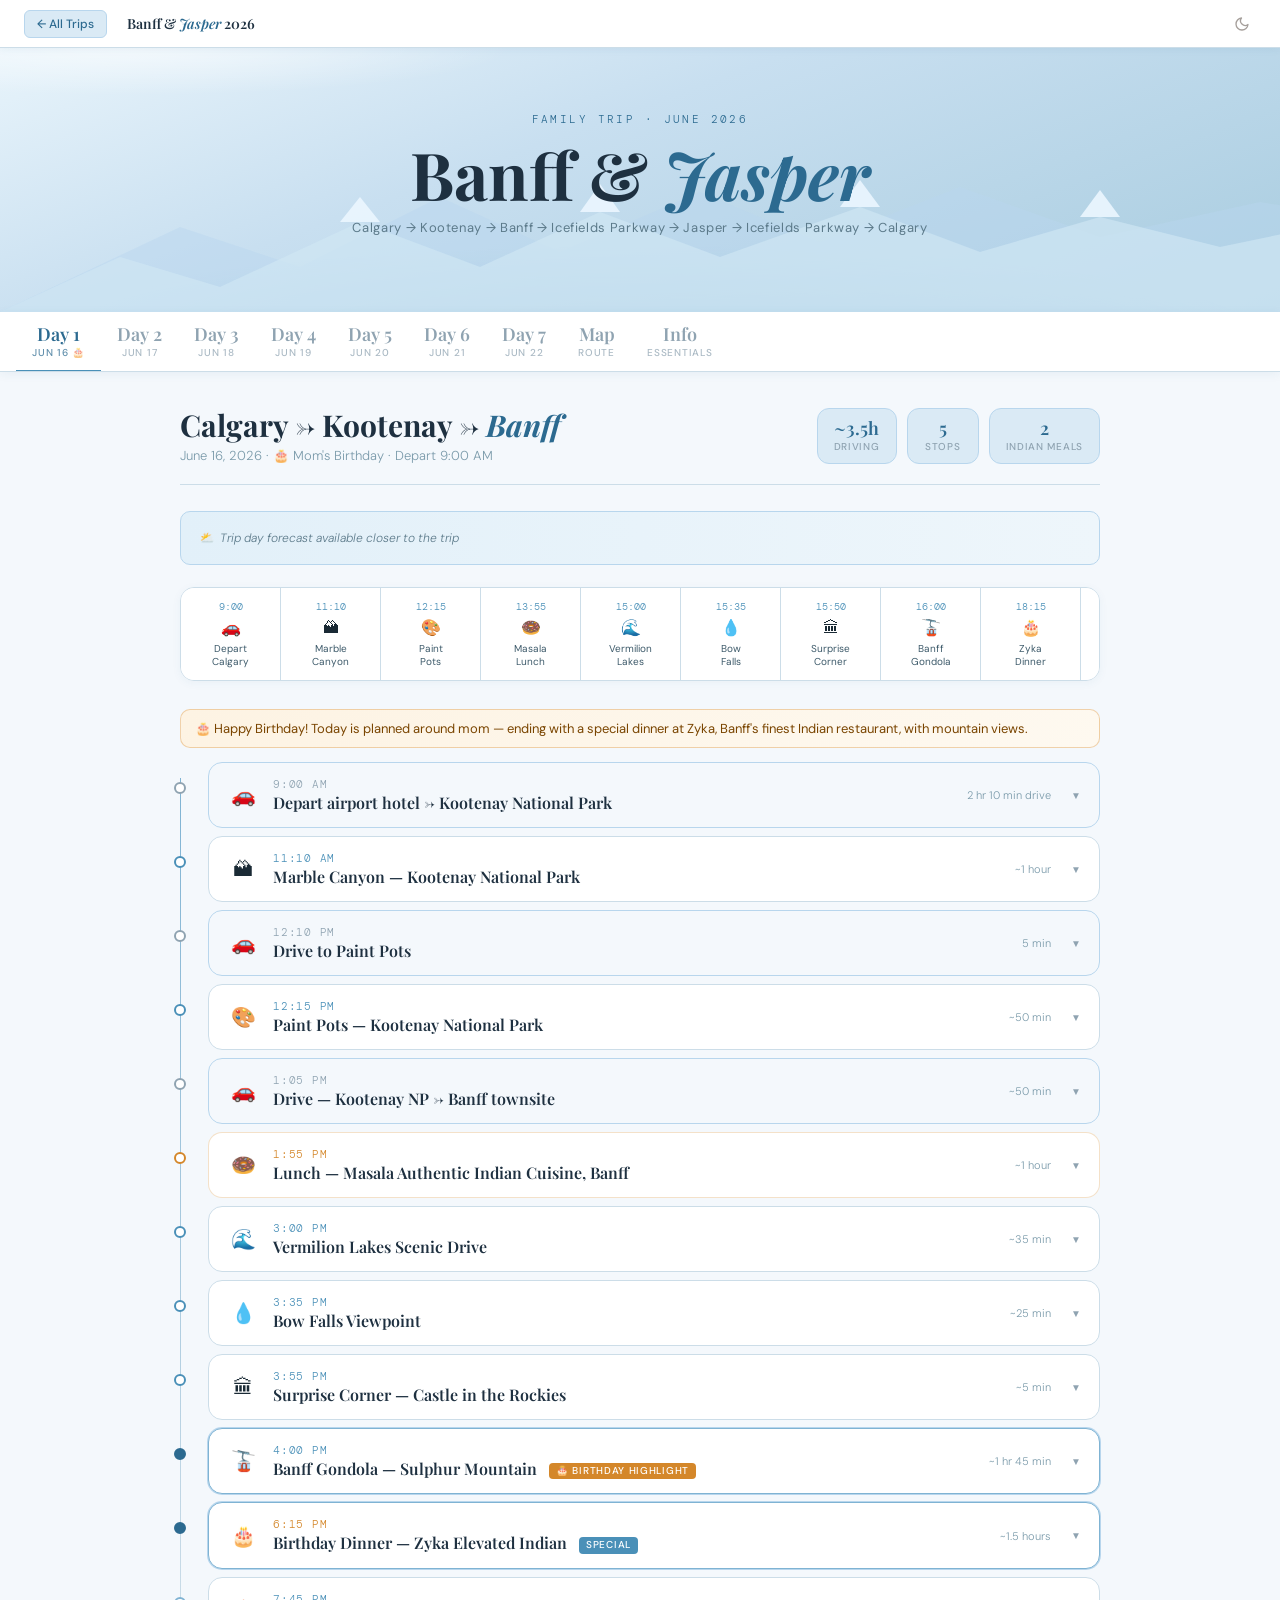
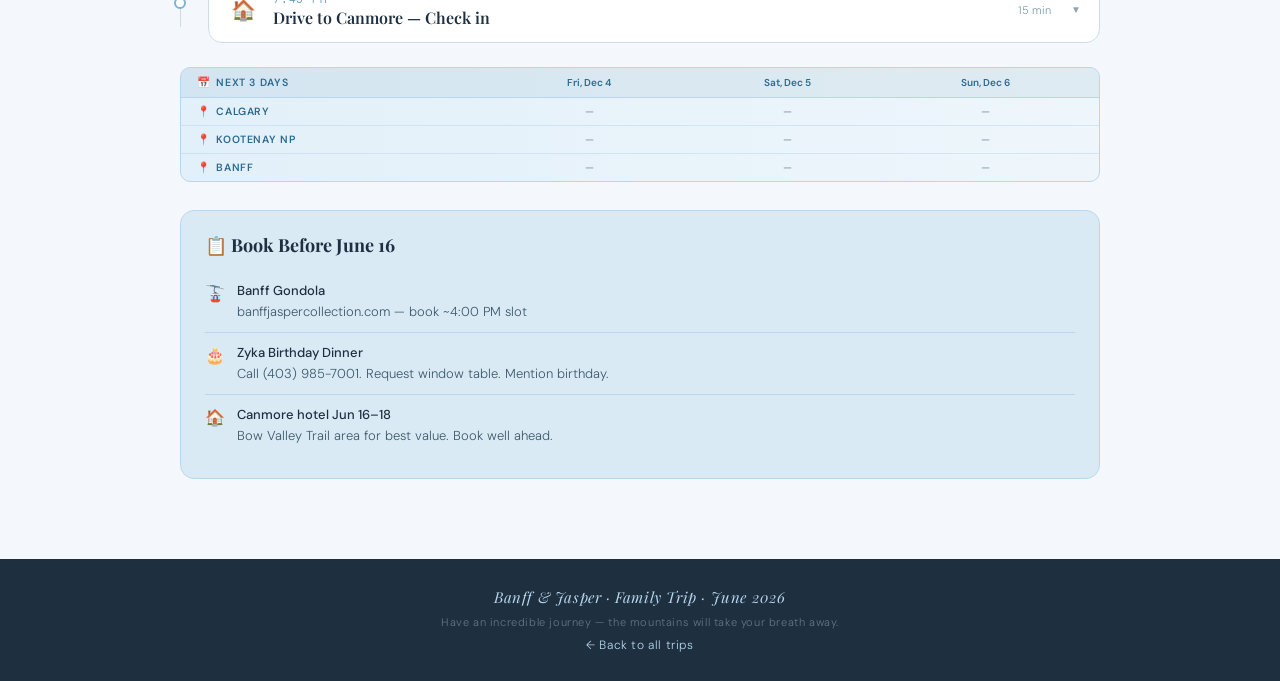
<file: trips/banff-jasper-2026/banff-jasper-2026.html>
<!DOCTYPE html>
<html lang="en">
<head>
    <meta charset="UTF-8">
    <meta name="viewport" content="width=device-width, initial-scale=1.0">
    <title>Banff & Jasper 2026 — Aman's Travel</title>
    <script>if(localStorage.getItem('travel-theme')==='dark')document.documentElement.setAttribute('data-theme','dark');</script>
    <link href="https://fonts.googleapis.com/css2?family=Playfair+Display:ital,wght@0,400;0,600;0,700;1,400&family=DM+Sans:wght@300;400;500&family=DM+Mono:wght@400&display=swap" rel="stylesheet">
    <link rel="stylesheet" href="../../css/base.css?v=8b39bc24">
    <link rel="stylesheet" href="../../css/trips/banff-jasper-2026.css?v=e5d1b65b">
    <link rel="manifest" href="../../manifest.json">
    <meta name="theme-color" content="#2c6a90">
    <script src="../../js/darkmode.js?v=2d9d6915" defer></script>
</head>
<body>

<!-- FIXED TOP NAV WITH BACK BUTTON -->
<div class="top-nav">
    <a href="../../index.html" class="back-btn">← All Trips</a>
    <div class="top-nav-title">Banff &amp; <em>Jasper</em> 2026</div>
    <button id="theme-toggle" class="theme-toggle" title="Toggle dark mode" aria-label="Toggle dark mode">
      <svg class="icon-moon" width="16" height="16" viewBox="0 0 24 24" fill="none" stroke="currentColor" stroke-width="2" stroke-linecap="round" stroke-linejoin="round"><path d="M21 12.79A9 9 0 1 1 11.21 3 7 7 0 0 0 21 12.79z"/></svg>
      <svg class="icon-sun"  width="16" height="16" viewBox="0 0 24 24" fill="none" stroke="currentColor" stroke-width="2" stroke-linecap="round" stroke-linejoin="round"><circle cx="12" cy="12" r="5"/><line x1="12" y1="1" x2="12" y2="3"/><line x1="12" y1="21" x2="12" y2="23"/><line x1="4.22" y1="4.22" x2="5.64" y2="5.64"/><line x1="18.36" y1="18.36" x2="19.78" y2="19.78"/><line x1="1" y1="12" x2="3" y2="12"/><line x1="21" y1="12" x2="23" y2="12"/><line x1="4.22" y1="19.78" x2="5.64" y2="18.36"/><line x1="18.36" y1="5.64" x2="19.78" y2="4.22"/></svg>
    </button>
</div>

<div class="hero">
    <svg class="hero-mountains" viewBox="0 0 1440 140" xmlns="http://www.w3.org/2000/svg" preserveAspectRatio="none">
        <polygon class="mtn-back"  points="0,140 180,55 300,95 440,25 560,80 700,20 820,70 960,15 1100,65 1260,30 1440,60 1440,140"/>
        <polygon class="mtn-front" points="0,140 120,85 220,115 360,50 480,95 600,40 720,85 860,35 980,80 1100,45 1220,75 1340,50 1440,70 1440,140"/>
        <polygon class="mtn-peak"  points="340,50 360,25 380,50"/>
        <polygon class="mtn-peak"  points="580,40 600,12 620,40"/>
        <polygon class="mtn-peak"  points="840,35 860,8 880,35"/>
        <polygon class="mtn-peak"  points="1080,45 1100,18 1120,45"/>
    </svg>
    <div class="hero-eyebrow">Family Trip &middot; June 2026</div>
    <h1>Banff &amp; <em>Jasper</em></h1>
    <p class="hero-sub">Calgary &rarr; Kootenay &rarr; Banff &rarr; Icefields Parkway &rarr; Jasper &rarr; Icefields Parkway &rarr; Calgary</p>
    <div class="hero-pills">
        <div id="countdown-pill" class="hero-pill countdown-pill"></div>
    </div>
</div>


<div class="tab-nav-wrap">
    <div class="tab-nav">
        <button class="tab-btn active" onclick="switchTab('d1',this)"><span class="day-num">Day 1</span><span class="day-date">Jun 16 &#127874;</span></button>
        <button class="tab-btn" onclick="switchTab('d2',this)"><span class="day-num">Day 2</span><span class="day-date">Jun 17</span></button>
        <button class="tab-btn" onclick="switchTab('d3',this)"><span class="day-num">Day 3</span><span class="day-date">Jun 18</span></button>
        <button class="tab-btn" onclick="switchTab('d4',this)"><span class="day-num">Day 4</span><span class="day-date">Jun 19</span></button>
        <button class="tab-btn" onclick="switchTab('d5',this)"><span class="day-num">Day 5</span><span class="day-date">Jun 20</span></button>
        <button class="tab-btn" onclick="switchTab('d6',this)"><span class="day-num">Day 6</span><span class="day-date">Jun 21</span></button>
        <button class="tab-btn" onclick="switchTab('d7',this)"><span class="day-num">Day 7</span><span class="day-date">Jun 22</span></button>
        <button class="tab-btn" onclick="switchTab('map',this)"><span class="day-num">Map</span><span class="day-date">Route</span></button>
        <button class="tab-btn" onclick="switchTab('info',this)"><span class="day-num">Info</span><span class="day-date">Essentials</span></button>
    </div>
</div>

<div class="main">

    <!-- DAY 1 -->
    <div id="d1" class="tab-panel active">
        <div class="day-header">
            <div class="day-header-left"><h2>Calgary &rarr; Kootenay &rarr; <em>Banff</em></h2><p>June 16, 2026 &middot; &#127874; Mom's Birthday &middot; Depart 9:00 AM</p></div>
            <div class="day-stats">
                <div class="day-stat"><div class="day-stat-val">~3.5h</div><div class="day-stat-label">Driving</div></div>
                <div class="day-stat"><div class="day-stat-val">5</div><div class="day-stat-label">Stops</div></div>
                <div class="day-stat"><div class="day-stat-val">2</div><div class="day-stat-label">Indian Meals</div></div>
            </div>
        </div>
        <div class="weather-strip" id="weather-d1"></div>
        <div class="day-overview">
            <div class="overview-stop"><div class="overview-time">9:00</div><div class="overview-icon">&#128663;</div><div class="overview-name">Depart<br>Calgary</div></div>
            <div class="overview-stop"><div class="overview-time">11:10</div><div class="overview-icon">&#127956;</div><div class="overview-name">Marble<br>Canyon</div></div>
            <div class="overview-stop"><div class="overview-time">12:15</div><div class="overview-icon">&#127912;</div><div class="overview-name">Paint<br>Pots</div></div>
            <div class="overview-stop"><div class="overview-time">13:55</div><div class="overview-icon">&#127849;</div><div class="overview-name">Masala<br>Lunch</div></div>
            <div class="overview-stop"><div class="overview-time">15:00</div><div class="overview-icon">&#127754;</div><div class="overview-name">Vermilion<br>Lakes</div></div>
            <div class="overview-stop"><div class="overview-time">15:35</div><div class="overview-icon">&#128167;</div><div class="overview-name">Bow<br>Falls</div></div>
            <div class="overview-stop"><div class="overview-time">15:50</div><div class="overview-icon">&#127963;</div><div class="overview-name">Surprise<br>Corner</div></div>
            <div class="overview-stop"><div class="overview-time">16:00</div><div class="overview-icon">&#128673;</div><div class="overview-name">Banff<br>Gondola</div></div>
            <div class="overview-stop"><div class="overview-time">18:15</div><div class="overview-icon">&#127874;</div><div class="overview-name">Zyka<br>Dinner</div></div>
            <div class="overview-stop"><div class="overview-time">20:00</div><div class="overview-icon">&#127968;</div><div class="overview-name">Check-in<br>Canmore</div></div>
        </div>
        <div class="birthday-banner">&#127874; Happy Birthday! Today is planned around mom &mdash; ending with a special dinner at Zyka, Banff's finest Indian restaurant, with mountain views.</div>
        <div class="timeline">
            <div class="tblock"><div class="tblock-dot drive"></div><div class="card drive-card" onclick="toggleCard(this)"><div class="card-head"><div class="card-icon">&#128663;</div><div class="card-head-info"><div class="card-time">9:00 AM</div><div class="card-title">Depart airport hotel &rarr; Kootenay National Park</div></div><div class="card-dur">2 hr 10 min drive</div><div class="card-chevron">&#9660;</div></div><div class="card-body"><div class="card-body-inner"><p class="card-desc">Head west on <strong>Hwy 1 (Trans-Canada)</strong> &mdash; 1 hr 45 min to Castle Junction. Turn south onto <strong>Hwy 93</strong>. Marble Canyon is 15 min south, just past the BC border into Kootenay NP.</p><div class="tags"><span class="tag tag-note">&#128245; Download offline Google Maps tonight &mdash; zero signal in Kootenay NP</span><span class="tag tag-tip">&#9981; Fill gas in Calgary &mdash; next station is Banff</span><span class="tag tag-tip">&#127915; Buy Parks Canada Discovery Pass at first park gate &mdash; ~CAD $145/family</span></div></div></div></div></div>
            <div class="tblock"><div class="tblock-dot"></div><div class="card" onclick="toggleCard(this)"><div class="card-head"><div class="card-icon">&#127956;</div><div class="card-head-info"><div class="card-time">11:10 AM</div><div class="card-title">Marble Canyon &mdash; Kootenay National Park</div></div><div class="card-dur">~1 hour</div><div class="card-chevron">&#9660;</div></div><div class="card-body"><div class="card-body-inner"><div class="place-spotlight"><h4>What is Marble Canyon?</h4><p>A stunning 600-metre slot canyon carved 40 metres deep by Tokumm Creek. The water is a milky glacial turquoise. You cross <strong>7 wooden bridges</strong> each revealing a new perspective. Far less crowded than Johnston Canyon.</p></div><div class="info-grid"><div class="info-box"><div class="info-box-label">Distance</div><div class="info-box-val">1.4 km loop</div></div><div class="info-box"><div class="info-box-label">Difficulty</div><div class="info-box-val">Easy &mdash; minor steps at start</div></div><div class="info-box"><div class="info-box-label">Parking</div><div class="info-box-val">Large free lot off Hwy 93</div></div><div class="info-box"><div class="info-box-label">Facilities</div><div class="info-box-val">Restrooms in parking lot</div></div></div><div class="tags"><span class="tag tag-knee">&#9855; Mostly flat &mdash; knee-friendly</span><span class="tag tag-note">&#128245; No cell service</span></div></div></div></div></div>
            <div class="tblock"><div class="tblock-dot drive"></div><div class="card drive-card" onclick="toggleCard(this)"><div class="card-head"><div class="card-icon">&#128663;</div><div class="card-head-info"><div class="card-time">12:10 PM</div><div class="card-title">Drive to Paint Pots</div></div><div class="card-dur">5 min</div><div class="card-chevron">&#9660;</div></div><div class="card-body"><div class="card-body-inner"><p class="card-desc">2.6 km south on Hwy 93. Well-signed parking lot on the left.</p></div></div></div></div>
            <div class="tblock"><div class="tblock-dot"></div><div class="card" onclick="toggleCard(this)"><div class="card-head"><div class="card-icon">&#127912;</div><div class="card-head-info"><div class="card-time">12:15 PM</div><div class="card-title">Paint Pots &mdash; Kootenay National Park</div></div><div class="card-dur">~50 min</div><div class="card-chevron">&#9660;</div></div><div class="card-body"><div class="card-body-inner"><div class="place-spotlight"><h4>What are the Paint Pots?</h4><p>Cold iron-rich mineral springs that stain the surrounding earth vivid <strong>orange, red, and ochre</strong>. For centuries Indigenous peoples collected this ochre pigment here. Cross the arched bridge over the Vermilion River and follow the flat path to the mineral pools.</p></div><div class="tags"><span class="tag tag-knee">&#9855; Completely flat &mdash; ideal for knees</span></div></div></div></div></div>
            <div class="tblock"><div class="tblock-dot drive"></div><div class="card drive-card" onclick="toggleCard(this)"><div class="card-head"><div class="card-icon">&#128663;</div><div class="card-head-info"><div class="card-time">1:05 PM</div><div class="card-title">Drive &mdash; Kootenay NP &rarr; Banff townsite</div></div><div class="card-dur">~50 min</div><div class="card-chevron">&#9660;</div></div><div class="card-body"><div class="card-body-inner"><p class="card-desc">Retrace Hwy 93 North to Castle Junction, then east on Hwy 1 into Banff. June is prime wildlife season &mdash; watch for bears, elk, and mountain goats.</p></div></div></div></div>
            <div class="tblock"><div class="tblock-dot food"></div><div class="card food-card" onclick="toggleCard(this)"><div class="card-head"><div class="card-icon">&#127849;</div><div class="card-head-info"><div class="card-time">1:55 PM</div><div class="card-title">Lunch &mdash; Masala Authentic Indian Cuisine, Banff</div></div><div class="card-dur">~1 hour</div><div class="card-chevron">&#9660;</div></div><div class="card-body"><div class="card-body-inner"><div class="restaurant-highlight"><h4>Masala Authentic Indian Cuisine</h4><div class="rest-meta">Wolf Avenue, Banff &middot; Buffet: Noon&ndash;2:30 PM daily</div><p>Banff's most beloved Indian restaurant &mdash; all-you-can-eat lunch buffet. Generous portions, authentic North Indian flavours.</p><div class="rest-dishes"><span class="rest-dish">Butter Chicken</span><span class="rest-dish">Dal Makhani</span><span class="rest-dish">Lamb Biryani</span><span class="rest-dish">Garlic Naan</span></div></div><div class="tags"><span class="tag tag-bday">&#127874; Mom's birthday &mdash; mention it!</span><span class="tag tag-tip">&#8987; Arrive by 2 PM &mdash; buffet closes 2:30 PM sharp</span></div></div></div></div></div>
            <div class="tblock"><div class="tblock-dot"></div><div class="card" onclick="toggleCard(this)"><div class="card-head"><div class="card-icon">&#127754;</div><div class="card-head-info"><div class="card-time">3:00 PM</div><div class="card-title">Vermilion Lakes Scenic Drive</div></div><div class="card-dur">~35 min</div><div class="card-chevron">&#9660;</div></div><div class="card-body"><div class="card-body-inner"><p class="card-desc">Three wetland lakes just west of Banff perfectly mirror <strong>Mount Rundle</strong>. Elk, beavers, ospreys. Afternoon light turns the peaks warm amber.</p><div class="tags"><span class="tag tag-knee">&#9855; Full experience from the roadside &mdash; no walking needed</span></div></div></div></div></div>
            <div class="tblock"><div class="tblock-dot"></div><div class="card" onclick="toggleCard(this)"><div class="card-head"><div class="card-icon">&#128167;</div><div class="card-head-info"><div class="card-time">3:35 PM</div><div class="card-title">Bow Falls Viewpoint</div></div><div class="card-dur">~25 min</div><div class="card-chevron">&#9660;</div></div><div class="card-body"><div class="card-body-inner"><p class="card-desc">The Bow River cascades over a natural rock ledge. The backdrop is the <strong>Fairmont Banff Springs Hotel</strong> &mdash; a Scottish baronial castle built in 1888.</p><div class="tags"><span class="tag tag-knee">&#9855; Flat, paved, fully accessible</span></div></div></div></div></div>
            <div class="tblock"><div class="tblock-dot"></div><div class="card" onclick="toggleCard(this)"><div class="card-head"><div class="card-icon">&#127963;</div><div class="card-head-info"><div class="card-time">3:55 PM</div><div class="card-title">Surprise Corner &mdash; Castle in the Rockies</div></div><div class="card-dur">~5 min</div><div class="card-chevron">&#9660;</div></div><div class="card-body"><div class="card-body-inner"><p class="card-desc">A roadside pull-out just around the corner from Bow Falls with the definitive postcard view of the <strong>Fairmont Banff Springs Hotel</strong> &mdash; the &ldquo;Castle in the Rockies&rdquo; &mdash; framed against the mountains. 10 seconds from the car. Don&rsquo;t skip it.</p><div class="tags"><span class="tag tag-knee">&#9855; Roadside pull-out &mdash; no walking needed</span></div></div></div></div></div>
            <div class="tblock"><div class="tblock-dot special"></div><div class="card special-card" onclick="toggleCard(this)"><div class="card-head"><div class="card-icon">&#128673;</div><div class="card-head-info"><div class="card-time">4:00 PM</div><div class="card-title">Banff Gondola &mdash; Sulphur Mountain <span class="badge amber">&#127874; Birthday Highlight</span></div></div><div class="card-dur">~1 hr 45 min</div><div class="card-chevron">&#9660;</div></div><div class="card-body"><div class="card-body-inner"><div class="place-spotlight"><h4>What is the Banff Gondola?</h4><p>A fully enclosed 8-minute gondola to the summit of <strong>Sulphur Mountain (2,281m)</strong>. 360&deg; panorama across six mountain ranges. Late afternoon light turns the peaks warm amber. Paved, flat summit boardwalk.</p></div><div class="info-grid"><div class="info-box"><div class="info-box-label">Altitude</div><div class="info-box-val">2,281 m (7,486 ft)</div></div><div class="info-box"><div class="info-box-label">Ride time</div><div class="info-box-val">8 min each way</div></div><div class="info-box"><div class="info-box-label">At the top</div><div class="info-box-val">Restaurant, boardwalk, gift shop</div></div><div class="info-box"><div class="info-box-label">Cost (approx)</div><div class="info-box-val">~CAD $69 adult / $35 child</div></div></div><div class="tags"><span class="tag tag-knee">&#9855; Fully accessible &mdash; elevator at base and summit</span><span class="tag tag-book">&#128197; Book at banffjaspercollection.com</span><span class="tag tag-tip">&#129405; Bring a light jacket &mdash; summit is 5&ndash;8&deg;C cooler</span></div></div></div></div></div>
            <div class="tblock"><div class="tblock-dot special"></div><div class="card special-card food-card" onclick="toggleCard(this)"><div class="card-head"><div class="card-icon">&#127874;</div><div class="card-head-info"><div class="card-time">6:15 PM</div><div class="card-title">Birthday Dinner &mdash; Zyka Elevated Indian <span class="badge">Special</span></div></div><div class="card-dur">~1.5 hours</div><div class="card-chevron">&#9660;</div></div><div class="card-body"><div class="card-body-inner"><div class="restaurant-highlight"><h4>Zyka Elevated Indian Restaurant</h4><div class="rest-meta">211 Banff Avenue, 2nd floor &middot; Dinner 3 PM&ndash;10 PM &middot; (403) 985-7001 &middot; &#11088; 4.7/5</div><p>The finest Indian dining in Banff. Elevated &agrave; la carte menu, mountain views from the 2nd floor, and their legendary <strong>tandoori chai</strong> made in the actual tandoor oven.</p><div class="rest-dishes"><span class="rest-dish">Lamb Shank</span><span class="rest-dish">Tandoori Platter</span><span class="rest-dish">Dal Makhani</span><span class="rest-dish">Tandoori Chai &#11088;</span></div></div><div class="tags"><span class="tag tag-bday">&#127874; Mention the birthday &mdash; staff go the extra mile</span><span class="tag tag-book">&#128222; Reserve: (403) 985-7001</span></div></div></div></div></div>
            <div class="tblock"><div class="tblock-dot sleep"></div><div class="card" onclick="toggleCard(this)"><div class="card-head"><div class="card-icon">&#127968;</div><div class="card-head-info"><div class="card-time">7:45 PM</div><div class="card-title">Drive to Canmore &mdash; Check in</div></div><div class="card-dur">15 min</div><div class="card-chevron">&#9660;</div></div><div class="card-body"><div class="card-body-inner"><p class="card-desc">15 min east on Hwy 1 to Canmore &mdash; your base for 3 nights. On the way back, stop at Spice Hut (open until 10 PM) to order tomorrow's packed lunch.</p><div class="tags"><span class="tag tag-book">&#128197; Order Day 2 packed lunch from Spice Hut tonight on way home</span></div></div></div></div></div>
        </div>
        <div class="weather-planning" id="planning-d1"></div>
        <div class="booking-box">
            <h3>&#128203; Book Before June 16</h3>
            <div class="booking-item"><div class="booking-item-icon">&#128673;</div><div><strong>Banff Gondola</strong>banffjaspercollection.com &mdash; book ~4:00 PM slot</div></div>
            <div class="booking-item"><div class="booking-item-icon">&#127874;</div><div><strong>Zyka Birthday Dinner</strong>Call (403) 985-7001. Request window table. Mention birthday.</div></div>
            <div class="booking-item"><div class="booking-item-icon">&#127968;</div><div><strong>Canmore hotel Jun 16&ndash;18</strong>Bow Valley Trail area for best value. Book well ahead.</div></div>
        </div>
    </div>

    <!-- DAY 2 -->
    <div id="d2" class="tab-panel">
        <div class="day-header"><div class="day-header-left"><h2>Moraine, Louise &amp; <em>Bow Valley</em></h2><p>June 17, 2026 &middot; Moraine Lake &middot; Lake Louise &middot; Bow Valley Pkwy &middot; Johnston Canyon &middot; Depart 7:30 AM</p></div><div class="day-stats"><div class="day-stat"><div class="day-stat-val">~3h</div><div class="day-stat-label">Driving</div></div><div class="day-stat"><div class="day-stat-val">2</div><div class="day-stat-label">Iconic Lakes</div></div><div class="day-stat"><div class="day-stat-val">Early!</div><div class="day-stat-label">Start</div></div></div></div>
        <div class="weather-strip" id="weather-d2"></div>
        <div class="day-overview">
            <div class="overview-stop"><div class="overview-time">7:30</div><div class="overview-icon">&#128663;</div><div class="overview-name">Depart<br>Canmore</div></div>
            <div class="overview-stop"><div class="overview-time">8:30</div><div class="overview-icon">&#128651;</div><div class="overview-name">Shuttle<br>Moraine</div></div>
            <div class="overview-stop"><div class="overview-time">9:00</div><div class="overview-icon">&#128142;</div><div class="overview-name">Moraine<br>Lake</div></div>
            <div class="overview-stop"><div class="overview-time">11:15</div><div class="overview-icon">&#128651;</div><div class="overview-name">Connector<br>Louise</div></div>
            <div class="overview-stop"><div class="overview-time">11:45</div><div class="overview-icon">&#127956;</div><div class="overview-name">Lake<br>Louise</div></div>
            <div class="overview-stop"><div class="overview-time">13:30</div><div class="overview-icon">&#129516;</div><div class="overview-name">Picnic<br>Lunch</div></div>
            <div class="overview-stop"><div class="overview-time">14:15</div><div class="overview-icon">&#127966;</div><div class="overview-name">Bow Valley<br>Parkway</div></div>
            <div class="overview-stop"><div class="overview-time">15:30</div><div class="overview-icon">&#128247;</div><div class="overview-name">Morant's<br>Curve</div></div>
            <div class="overview-stop"><div class="overview-time">15:45</div><div class="overview-icon">&#128167;</div><div class="overview-name">Johnston<br>Canyon</div></div>
            <div class="overview-stop"><div class="overview-time">17:15</div><div class="overview-icon">&#127968;</div><div class="overview-name">Return<br>Canmore</div></div>
            <div class="overview-stop"><div class="overview-time">20:00</div><div class="overview-icon">&#127849;</div><div class="overview-name">Dinner<br>Canmore</div></div>
        </div>
        <div class="timeline">
            <div class="tblock"><div class="tblock-dot drive"></div><div class="card drive-card" onclick="toggleCard(this)"><div class="card-head"><div class="card-icon">&#128663;</div><div class="card-head-info"><div class="card-time">7:30 AM</div><div class="card-title">Depart Canmore &rarr; Lake Louise Park &amp; Ride</div></div><div class="card-dur">~45 min</div><div class="card-chevron">&#9660;</div></div><div class="card-body"><div class="card-body-inner"><p class="card-desc">Head west on Hwy 1 to <strong>Lake Louise Ski Resort (1 Whitehorn Road)</strong> &mdash; the Park &amp; Ride. Free parking, well-signed. Grab packed lunch from fridge before leaving.</p><div class="tags"><span class="tag tag-tip">&#129516; Packed lunch from hotel fridge &mdash; ordered at Spice Hut last night</span><span class="tag tag-tip">&#128167; Fill water bottles &mdash; no shops at Moraine Lake</span></div></div></div></div></div>
            <div class="tblock"><div class="tblock-dot special"></div><div class="card special-card" onclick="toggleCard(this)"><div class="card-head"><div class="card-icon">&#128651;</div><div class="card-head-info"><div class="card-time">8:30 AM</div><div class="card-title">Board Parks Canada Shuttle &rarr; Moraine Lake <span class="badge">Must Book!</span></div></div><div class="card-dur">~30 min ride</div><div class="card-chevron">&#9660;</div></div><div class="card-body"><div class="card-body-inner"><div class="place-spotlight"><h4>Shuttle logistics</h4><p>Arrive P&amp;R by 8:15 AM. Show reservation + Parks Canada pass. Your ticket covers Moraine Lake, the <strong>free Lake Connector</strong> to Lake Louise, and your return. Buses run every 30 min.</p></div><div class="tags"><span class="tag tag-book">&#128197; Book April 15 at 10 AM EDT at reservation.pc.gc.ca &mdash; sells out in minutes</span><span class="tag tag-tip">&#128247; Book the 8:30 AM departure slot</span></div></div></div></div></div>
            <div class="tblock"><div class="tblock-dot special"></div><div class="card special-card" onclick="toggleCard(this)"><div class="card-head"><div class="card-icon">&#128142;</div><div class="card-head-info"><div class="card-time">9:00 AM</div><div class="card-title">Moraine Lake &mdash; Valley of the Ten Peaks</div></div><div class="card-dur">~2 hr 15 min</div><div class="card-chevron">&#9660;</div></div><div class="card-body"><div class="card-body-inner"><div class="place-spotlight"><h4>What is Moraine Lake?</h4><p>A glacially-fed lake in the Valley of the Ten Peaks &mdash; formerly on the Canadian $20 bill. The water is an almost unbelievable electric turquoise. In June the glacial melt is at its peak &mdash; the colour is at its most intense. The single most visually stunning stop of the entire trip.</p></div><p class="card-desc">Walk the <strong>flat lakeshore trail</strong> at your pace. The Rockpile viewpoint is a 5-min boulder scramble &mdash; skip for knees, the lakeshore view is equally stunning. Canoe rental available (~$30 CAD/hr).</p><div class="info-grid"><div class="info-box"><div class="info-box-label">Lakeshore walk</div><div class="info-box-val">Flat, paved, any distance</div></div><div class="info-box"><div class="info-box-label">Canoe rental</div><div class="info-box-val">~$30 CAD/hr at boathouse</div></div><div class="info-box"><div class="info-box-label">Cell service</div><div class="info-box-val">None at Moraine Lake</div></div><div class="info-box"><div class="info-box-label">Facilities</div><div class="info-box-val">Pit toilets at the lake</div></div></div><div class="tags"><span class="tag tag-knee">&#9855; Lakeshore is flat and paved &mdash; fully accessible</span><span class="tag tag-tip">&#128741; Canoe rental &mdash; colour from water level is extraordinary</span></div></div></div></div></div>
            <div class="tblock"><div class="tblock-dot drive"></div><div class="card drive-card" onclick="toggleCard(this)"><div class="card-head"><div class="card-icon">&#128651;</div><div class="card-head-info"><div class="card-time">11:15 AM</div><div class="card-title">Lake Connector Shuttle &rarr; Lake Louise</div></div><div class="card-dur">~20 min ride</div><div class="card-chevron">&#9660;</div></div><div class="card-body"><div class="card-body-inner"><p class="card-desc">Free Lake Connector runs every 30 min &mdash; included in your ticket, first-come first-served. Look for the marked connector stop at the lake.</p></div></div></div></div>
            <div class="tblock"><div class="tblock-dot special"></div><div class="card special-card" onclick="toggleCard(this)"><div class="card-head"><div class="card-icon">&#127956;</div><div class="card-head-info"><div class="card-time">11:45 AM</div><div class="card-title">Lake Louise</div></div><div class="card-dur">~1 hr 45 min</div><div class="card-chevron">&#9660;</div></div><div class="card-body"><div class="card-body-inner"><div class="place-spotlight"><h4>What is Lake Louise?</h4><p>Perhaps Canada's most famous lake &mdash; glacier-fed, dominated by the massive <strong>Victoria Glacier</strong>, with the <strong>Fairmont Chateau Lake Louise</strong> (built 1890) at its shore. The colour is a distinct teal-turquoise. June means the glacier is still thick with snow and the colour is at its most intense.</p></div><p class="card-desc">Walk the <strong>paved flat lakeshore</strong> as far as comfortable. Stop at the <strong>Fairmont terrace</strong> for a chai or coffee with the glacier view.</p><div class="tags"><span class="tag tag-knee">&#9855; Paved flat lakeshore &mdash; fully accessible</span><span class="tag tag-tip">&#9749; Fairmont terrace &mdash; a chai here is a trip highlight</span></div></div></div></div></div>
            <div class="tblock"><div class="tblock-dot food"></div><div class="card food-card" onclick="toggleCard(this)"><div class="card-head"><div class="card-icon">&#129516;</div><div class="card-head-info"><div class="card-time">1:30 PM</div><div class="card-title">Picnic lunch &mdash; packed Indian at Lake Louise lakeshore</div></div><div class="card-dur">~45 min</div><div class="card-chevron">&#9660;</div></div><div class="card-body"><div class="card-body-inner"><p class="card-desc">Benches and grassy areas near the Chateau end of the lake. Eating Indian food with the Victoria Glacier and Fairmont Chateau in the background &mdash; likely the most scenic lunch of your lives.</p><div class="tags"><span class="tag tag-book">&#128203; Must have ordered from Spice Hut on Day 1 evening</span><span class="tag tag-tip">&#129730; Ask for plastic cutlery when ordering the night before</span></div></div></div></div></div>
            <div class="tblock"><div class="tblock-dot drive"></div><div class="card drive-card" onclick="toggleCard(this)"><div class="card-head"><div class="card-icon">&#128663;</div><div class="card-head-info"><div class="card-time">2:15 PM</div><div class="card-title">Return shuttle &rarr; P&amp;R &rarr; Bow Valley Parkway</div></div><div class="card-dur">~30 min shuttle + drive</div><div class="card-chevron">&#9660;</div></div><div class="card-body"><div class="card-body-inner"><p class="card-desc">Board return shuttle from Lake Louise to P&amp;R. Pick up the car, then at <strong>Castle Junction</strong> turn east onto the <strong>Bow Valley Parkway (Hwy 1A)</strong> instead of the Trans-Canada. This is the scenic route home.</p></div></div></div></div>
            <div class="tblock"><div class="tblock-dot special"></div><div class="card special-card" onclick="toggleCard(this)"><div class="card-head"><div class="card-icon">&#127966;</div><div class="card-head-info"><div class="card-time">3:00 PM</div><div class="card-title">Bow Valley Parkway &mdash; Wildlife Scenic Drive</div></div><div class="card-dur">~45 min</div><div class="card-chevron">&#9660;</div></div><div class="card-body"><div class="card-body-inner"><div class="place-spotlight"><h4>What is the Bow Valley Parkway?</h4><p>The original Hwy 1 between Lake Louise and Banff &mdash; 48 km of quieter scenic road. Far more wildlife sightings than the Trans-Canada: <strong>black bears, elk, wolves, bighorn sheep</strong> are regularly spotted in June. <strong>Castle Mountain</strong> &mdash; a dramatically flat-topped peak &mdash; dominates the view throughout.</p></div><div class="tags"><span class="tag tag-knee">&#9855; Drive-through &mdash; full experience from the car</span><span class="tag tag-tip">&#128059; Pull over any time you see stopped cars ahead &mdash; wildlife sighting</span></div></div></div></div></div>
            <div class="tblock"><div class="tblock-dot"></div><div class="card" onclick="toggleCard(this)"><div class="card-head"><div class="card-icon">&#128247;</div><div class="card-head-info"><div class="card-time">3:30 PM</div><div class="card-title">Morant&rsquo;s Curve &mdash; Bow Valley Parkway</div></div><div class="card-dur">~10 min</div><div class="card-chevron">&#9660;</div></div><div class="card-body"><div class="card-body-inner"><p class="card-desc">A legendary railway photography spot on the Bow Valley Parkway &mdash; you&rsquo;re driving right past it. The curve of the CPR tracks bends through the mountains with the Bow River alongside. Pull over and look. If a freight train happens to pass, it&rsquo;s genuinely spectacular &mdash; but the landscape alone is worth the stop.</p><div class="tags"><span class="tag tag-knee">&#9855; Roadside pull-off &mdash; no walking needed</span><span class="tag tag-tip">&#128642; Train timing is unpredictable &mdash; enjoy the view regardless</span></div></div></div></div></div>
            <div class="tblock"><div class="tblock-dot"></div><div class="card" onclick="toggleCard(this)"><div class="card-head"><div class="card-icon">&#128167;</div><div class="card-head-info"><div class="card-time">3:45 PM</div><div class="card-title">Johnston Canyon &mdash; Lower Falls only</div></div><div class="card-dur">~1 hr 15 min</div><div class="card-chevron">&#9660;</div></div><div class="card-body"><div class="card-body-inner"><div class="place-spotlight"><h4>What is Johnston Canyon?</h4><p>A narrow limestone canyon with a bolted-in metal catwalk that clings to the canyon walls. The <strong>Lower Falls</strong> thunder through a narrow slot in rock &mdash; at their most powerful in June.</p></div><div class="info-grid"><div class="info-box"><div class="info-box-label">Distance</div><div class="info-box-val">1.1 km each way</div></div><div class="info-box"><div class="info-box-label">Surface</div><div class="info-box-val">Metal catwalk, handrails</div></div></div><div class="tags"><span class="tag tag-knee">&#9855; Manageable &mdash; gentle incline, solid handrails</span><span class="tag tag-tip">&#129405; Canyon is cool &mdash; bring a layer</span></div></div></div></div></div>
            <div class="tblock"><div class="tblock-dot drive"></div><div class="card drive-card" onclick="toggleCard(this)"><div class="card-head"><div class="card-icon">&#128663;</div><div class="card-head-info"><div class="card-time">5:00 PM</div><div class="card-title">Drive &rarr; Canmore</div></div><div class="card-dur">~30 min</div><div class="card-chevron">&#9660;</div></div><div class="card-body"><div class="card-body-inner"><p class="card-desc">Continue east on the Bow Valley Parkway into Banff then Hwy 1 to Canmore. Arrive ~5:30 PM.</p></div></div></div></div>
            <div class="tblock"><div class="tblock-dot food"></div><div class="card food-card" onclick="toggleCard(this)"><div class="card-head"><div class="card-icon">&#127849;</div><div class="card-head-info"><div class="card-time">8:00 PM</div><div class="card-title">Dinner &mdash; Spice Hut or Mumbai Local, Canmore</div></div><div class="card-dur">~1.5 hrs</div><div class="card-chevron">&#9660;</div></div><div class="card-body"><div class="card-body-inner"><div class="restaurant-highlight"><h4>Spice Hut Indian Cuisine</h4><div class="rest-meta">1310 Bow Valley Trail &middot; Open until 10 PM &middot; (403) 609-9997 &middot; 10% group discount</div><p>Top-rated Indian in Canmore. Generous portions, extensive menu, customisable spice levels.</p><div class="rest-dishes"><span class="rest-dish">Butter Chicken</span><span class="rest-dish">Lamb Biryani</span><span class="rest-dish">Palak Paneer</span><span class="rest-dish">Garlic Naan</span></div></div><div class="tags"><span class="tag tag-book">&#128203; Order Day 3 packed lunch as takeaway at end of dinner</span><span class="tag tag-tip">&#128222; Call ahead: (403) 609-9997</span></div></div></div></div></div>
        </div>
        <div class="weather-planning" id="planning-d2"></div>
        <div class="booking-box">
            <h3>&#128203; Day 2 Critical Reminders</h3>
            <div class="booking-item"><div class="booking-item-icon">&#128197;</div><div><strong>Book Moraine Lake shuttle April 15 at 10 AM EDT sharp</strong>reservation.pc.gc.ca &mdash; set up account now. Book 8:30 AM slot for Jun 17. Sells out in minutes.</div></div>
            <div class="booking-item"><div class="booking-item-icon">&#129516;</div><div><strong>Order packed lunch on Day 1 evening</strong>Stop at Spice Hut on the way back from Zyka. Indian for 4 people with plastic cutlery. Store in hotel fridge.</div></div>
            <div class="booking-item"><div class="booking-item-icon">&#129516;</div><div><strong>Order Day 3 packed lunch at Day 2 dinner</strong>Ask Spice Hut for takeaway at the end of dinner.</div></div>
        </div>
    </div>

    <!-- DAY 3 -->
    <div id="d3" class="tab-panel">
        <div class="day-header"><div class="day-header-left"><h2>Full <em>Yoho</em> Day &amp; Minnewanka</h2><p>June 18, 2026 &middot; Takakkaw Falls &middot; Emerald Lake &middot; Minnewanka &middot; Depart 9:00 AM</p></div><div class="day-stats"><div class="day-stat"><div class="day-stat-val">373m</div><div class="day-stat-label">Waterfall</div></div><div class="day-stat"><div class="day-stat-val">4</div><div class="day-stat-label">Stops</div></div><div class="day-stat"><div class="day-stat-val">Check</div><div class="day-stat-label">Road Status</div></div></div></div>
        <div class="weather-strip" id="weather-d3"></div>
        <div class="day-overview">
            <div class="overview-stop"><div class="overview-time">9:00</div><div class="overview-icon">&#128663;</div><div class="overview-name">Depart<br>Canmore</div></div>
            <div class="overview-stop"><div class="overview-time">10:00</div><div class="overview-icon">&#127754;</div><div class="overview-name">Takakkaw<br>Falls</div></div>
            <div class="overview-stop"><div class="overview-time">11:45</div><div class="overview-icon">&#128642;</div><div class="overview-name">Spiral<br>Tunnels</div></div>
            <div class="overview-stop"><div class="overview-time">12:15</div><div class="overview-icon">&#129516;</div><div class="overview-name">Lunch<br>Field BC</div></div>
            <div class="overview-stop"><div class="overview-time">13:15</div><div class="overview-icon">&#127751;</div><div class="overview-name">Natural<br>Bridge</div></div>
            <div class="overview-stop"><div class="overview-time">13:35</div><div class="overview-icon">&#127807;</div><div class="overview-name">Emerald<br>Lake</div></div>
            <div class="overview-stop"><div class="overview-time">15:30</div><div class="overview-icon">&#127956;</div><div class="overview-name">Minnewanka<br>Loop</div></div>
            <div class="overview-stop"><div class="overview-time">17:00</div><div class="overview-icon">&#127956;</div><div class="overview-name">Norquay<br>Lookout</div></div>
            <div class="overview-stop"><div class="overview-time">18:00</div><div class="overview-icon">&#127968;</div><div class="overview-name">Canmore<br>Pack bags</div></div>
            <div class="overview-stop"><div class="overview-time">20:00</div><div class="overview-icon">&#127849;</div><div class="overview-name">Final<br>Dinner</div></div>
        </div>
        <div class="callout-warning">
            <strong>&#9888; Check tonight (Jun 17):</strong> Visit parks.canada.ca/yoho &mdash; if Yoho Valley Road is open, follow Plan A below. If closed, scroll to Plan B.
        </div>
        <div class="section-label">Plan A &mdash; Yoho Valley Road open</div>
        <div class="timeline">
            <div class="tblock"><div class="tblock-dot drive"></div><div class="card drive-card" onclick="toggleCard(this)"><div class="card-head"><div class="card-icon">&#128663;</div><div class="card-head-info"><div class="card-time">9:00 AM</div><div class="card-title">Depart Canmore &rarr; Yoho Valley Road</div></div><div class="card-dur">~1 hr drive</div><div class="card-chevron">&#9660;</div></div><div class="card-body"><div class="card-body-inner"><p class="card-desc">West on Hwy 1 through Banff NP past Lake Louise into BC. Yoho Valley Road turnoff is 5 km east of Field. 15 km of spectacular switchbacks up the valley.</p><div class="tags"><span class="tag tag-tip">&#9981; Fill gas in Canmore before leaving</span><span class="tag tag-tip">&#128245; Download offline maps &mdash; no signal in Yoho</span></div></div></div></div></div>
            <div class="tblock"><div class="tblock-dot special"></div><div class="card special-card" onclick="toggleCard(this)"><div class="card-head"><div class="card-icon">&#127754;</div><div class="card-head-info"><div class="card-time">10:00 AM</div><div class="card-title">Takakkaw Falls &mdash; Canada's 2nd Highest Waterfall</div></div><div class="card-dur">~1 hr 45 min</div><div class="card-chevron">&#9660;</div></div><div class="card-body"><div class="card-body-inner"><div class="place-spotlight"><h4>What is Takakkaw Falls?</h4><p>Canada's second-highest waterfall at 373 metres. Fed by the Daly Glacier, it plunges 254m in a single unbroken drop. June is the absolute best time &mdash; maximum glacial melt, maximum power. You feel it before you see it.</p></div><div class="info-grid"><div class="info-box"><div class="info-box-label">Height</div><div class="info-box-val">373m &mdash; 2nd in Canada</div></div><div class="info-box"><div class="info-box-label">Walk to base</div><div class="info-box-val">800m flat, paved</div></div></div><div class="tags"><span class="tag tag-knee">&#9855; Paved path to base &mdash; fully accessible</span><span class="tag tag-tip">&#129405; Bring rain jackets &mdash; mist at base is very heavy in June</span></div></div></div></div></div>
            <div class="tblock"><div class="tblock-dot"></div><div class="card" onclick="toggleCard(this)"><div class="card-head"><div class="card-icon">&#128642;</div><div class="card-head-info"><div class="card-time">11:45 AM</div><div class="card-title">Spiral Tunnels Viewpoint</div></div><div class="card-dur">~25 min</div><div class="card-chevron">&#9660;</div></div><div class="card-body"><div class="card-body-inner"><p class="card-desc">Two figure-8 railway tunnels bored through mountains in 1909. When a long freight train passes you see the back emerging before the front enters &mdash; genuinely surreal. Wait 10&ndash;15 min if no train visible.</p><div class="tags"><span class="tag tag-knee">&#9855; Roadside pull-off &mdash; no walking needed</span></div></div></div></div></div>
            <div class="tblock"><div class="tblock-dot food"></div><div class="card food-card" onclick="toggleCard(this)"><div class="card-head"><div class="card-icon">&#129516;</div><div class="card-head-info"><div class="card-time">12:15 PM</div><div class="card-title">Picnic lunch &mdash; Field village or roadside</div></div><div class="card-dur">~40 min</div><div class="card-chevron">&#9660;</div></div><div class="card-body"><div class="card-body-inner"><p class="card-desc">Field village has picnic tables near the Visitor Centre. Packed Indian from Spice Hut, ordered last night.</p></div></div></div></div>
            <div class="tblock"><div class="tblock-dot"></div><div class="card" onclick="toggleCard(this)"><div class="card-head"><div class="card-icon">&#127751;</div><div class="card-head-info"><div class="card-time">1:05 PM</div><div class="card-title">Natural Bridge &mdash; Yoho NP</div></div><div class="card-dur">~20 min</div><div class="card-chevron">&#9660;</div></div><div class="card-body"><div class="card-body-inner"><p class="card-desc">The <strong>Kicking Horse River has punched a hole through solid limestone</strong>. June: maximum water volume. 2-minute flat walk from parking.</p><div class="tags"><span class="tag tag-knee">&#9855; 2-min flat walk</span></div></div></div></div></div>
            <div class="tblock"><div class="tblock-dot special"></div><div class="card special-card" onclick="toggleCard(this)"><div class="card-head"><div class="card-icon">&#127807;</div><div class="card-head-info"><div class="card-time">1:30 PM</div><div class="card-title">Emerald Lake &mdash; Yoho National Park</div></div><div class="card-dur">~1 hr 45 min</div><div class="card-chevron">&#9660;</div></div><div class="card-body"><div class="card-body-inner"><div class="place-spotlight"><h4>What is Emerald Lake?</h4><p>The largest lake in Yoho NP &mdash; arguably the most vividly coloured lake in the entire Canadian Rockies. An almost supernatural emerald-turquoise. Far quieter than Lake Louise.</p></div><div class="tags"><span class="tag tag-knee">&#9855; Flat lakeside path &mdash; fully accessible</span><span class="tag tag-tip">&#128741; Canoe rental &mdash; colour from water level is extraordinary</span></div></div></div></div></div>
            <div class="tblock"><div class="tblock-dot special"></div><div class="card special-card" onclick="toggleCard(this)"><div class="card-head"><div class="card-icon">&#127956;</div><div class="card-head-info"><div class="card-time">4:00 PM</div><div class="card-title">Lake Minnewanka Scenic Loop + Hoodoos</div></div><div class="card-dur">~1 hr</div><div class="card-chevron">&#9660;</div></div><div class="card-body"><div class="card-body-inner"><div class="place-spotlight"><h4>What is Lake Minnewanka?</h4><p>Banff's largest lake at 24 km long. Below the surface lies a <strong>submerged ghost town</strong> &mdash; the resort village of Minnewanka Landing, flooded in 1941.</p></div><div class="tags"><span class="tag tag-knee">&#9855; Drive-up loop &mdash; minimal walking needed</span><span class="tag tag-tip">&#128247; Red Adirondack chairs at the Hoodoos viewpoint &mdash; great family photo</span></div></div></div></div></div>
            <div class="tblock"><div class="tblock-dot"></div><div class="card" onclick="toggleCard(this)"><div class="card-head"><div class="card-icon">&#127956;</div><div class="card-head-info"><div class="card-time">5:15 PM</div><div class="card-title">Mount Norquay Lookout &mdash; Bird&rsquo;s Eye View</div></div><div class="card-dur">~40 min</div><div class="card-chevron">&#9660;</div></div><div class="card-body"><div class="card-body-inner"><p class="card-desc">A winding drive up the north face of Banff gives you the only <strong>bird&rsquo;s-eye view of Banff townsite</strong> on the entire trip. The famous green Adirondack chairs sit on a grassy plateau with the Bow Valley floor spread below &mdash; everything else on this trip is at valley level. Late afternoon light turns the townsite and Cascade Mountain warm gold.</p><div class="tags"><span class="tag tag-knee">&#9855; Grassy open area &mdash; easy walking, no trails needed</span><span class="tag tag-tip">&#128247; Green chairs + valley panorama &mdash; great family photo to end the Banff days</span></div></div></div></div></div>
            <div class="tblock"><div class="tblock-dot food"></div><div class="card food-card" onclick="toggleCard(this)"><div class="card-head"><div class="card-icon">&#127849;</div><div class="card-head-info"><div class="card-time">8:00 PM</div><div class="card-title">Final Canmore dinner &mdash; Spice Hut</div></div><div class="card-dur">~1.5 hrs</div><div class="card-chevron">&#9660;</div></div><div class="card-body"><div class="card-body-inner"><div class="restaurant-highlight"><h4>Spice Hut Indian Cuisine &mdash; last Canmore dinner</h4><div class="rest-meta">1310 Bow Valley Trail &middot; Open until 10 PM &middot; (403) 609-9997</div><p>Last Indian meal in Canmore before heading north.</p><div class="rest-dishes"><span class="rest-dish">Tandoori Platter</span><span class="rest-dish">Lamb Rogan Josh</span><span class="rest-dish">Chana Masala</span><span class="rest-dish">Garlic Naan</span></div></div><div class="tags"><span class="tag tag-note">No packed lunch needed for Day 4 &mdash; Banff area has Indian restaurants</span></div></div></div></div></div>
        </div>
        <div class="section-label">Plan B &mdash; Yoho Valley Road closed (swap)</div>
        <div class="callout-info">
            If the road is closed, start at 9:30 AM instead: <strong>Johnston Canyon</strong> (9:30&ndash;11:30 AM) &rarr; <strong>Spiral Tunnels viewpoint</strong> &rarr; <strong>Picnic lunch Castle Mountain area</strong> &rarr; <strong>Bow Valley Parkway full drive</strong> &rarr; <strong>Lake Minnewanka loop + Hoodoos</strong> (2:30&ndash;4 PM) &rarr; back Canmore by 4:20 PM.
        </div>
        <div class="weather-planning" id="planning-d3"></div>
        <div class="booking-box">
            <h3>&#128203; Day 3 Reminders</h3>
            <div class="booking-item"><div class="booking-item-icon">&#128241;</div><div><strong>Check Yoho Valley Road tonight (Jun 17)</strong>parks.canada.ca/yoho &mdash; determines Plan A vs Plan B.</div></div>
            <div class="booking-item"><div class="booking-item-icon">&#129524;</div><div><strong>Pack bags tonight</strong>Last night in Canmore. Checkout Jun 19 morning. Bags in car for all of Day 4.</div></div>
        </div>
    </div>

    <!-- DAY 4 -->
    <div id="d4" class="tab-panel">
        <div class="day-header">
            <div class="day-header-left"><h2>Checkout &rarr; <em>Icefields Parkway</em> &rarr; Hinton</h2><p>June 19, 2026 &middot; Bow Lake &middot; Peyto Lake &middot; Full Hwy 93 North &middot; Depart 8:30 AM</p></div>
            <div class="day-stats">
                <div class="day-stat"><div class="day-stat-val">232km</div><div class="day-stat-label">Parkway</div></div>
                <div class="day-stat"><div class="day-stat-val">6</div><div class="day-stat-label">Stops</div></div>
                <div class="day-stat"><div class="day-stat-val">Iconic</div><div class="day-stat-label">Drive</div></div>
            </div>
        </div>
        <div class="weather-strip" id="weather-d4"></div>
        <div class="day-overview">
            <div class="overview-stop"><div class="overview-time">8:30</div><div class="overview-icon">&#127968;</div><div class="overview-name">Checkout<br>Canmore</div></div>
            <div class="overview-stop"><div class="overview-time">8:45</div><div class="overview-icon">&#127966;</div><div class="overview-name">Policeman's<br>Creek</div></div>
            <div class="overview-stop"><div class="overview-time">10:00</div><div class="overview-icon">&#127849;</div><div class="overview-name">Lunch<br>Banff</div></div>
            <div class="overview-stop"><div class="overview-time">12:00</div><div class="overview-icon">&#127754;</div><div class="overview-name">Bow<br>Lake</div></div>
            <div class="overview-stop"><div class="overview-time">12:50</div><div class="overview-icon">&#128058;</div><div class="overview-name">Peyto<br>Lake</div></div>
            <div class="overview-stop"><div class="overview-time">14:00</div><div class="overview-icon">&#127963;</div><div class="overview-name">Mistaya<br>Canyon</div></div>
            <div class="overview-stop"><div class="overview-time">14:40</div><div class="overview-icon">&#9981;</div><div class="overview-name">Sask.<br>Crossing</div></div>
            <div class="overview-stop"><div class="overview-time">16:00</div><div class="overview-icon">&#127956;</div><div class="overview-name">Weeping<br>Wall</div></div>
            <div class="overview-stop"><div class="overview-time">18:30</div><div class="overview-icon">&#127968;</div><div class="overview-name">Hinton<br>Check-in</div></div>
        </div>
        <div class="timeline">
            <div class="tblock"><div class="tblock-dot drive"></div><div class="card drive-card" onclick="toggleCard(this)"><div class="card-head"><div class="card-icon">&#127968;</div><div class="card-head-info"><div class="card-time">8:30 AM</div><div class="card-title">Checkout Canmore &rarr; Banff</div></div><div class="card-dur">15 min</div><div class="card-chevron">&#9660;</div></div><div class="card-body"><div class="card-body-inner"><p class="card-desc">Checkout with bags already in the car from last night. Head west on Hwy 1 into Banff town. <strong>Never coming back to Canmore this trip.</strong></p><div class="tags"><span class="tag tag-tip">&#9981; Fill gas in Canmore or Banff before Parkway &mdash; next stop is Saskatchewan Crossing</span><span class="tag tag-note">&#128245; Download offline maps &mdash; zero signal for long stretches</span></div></div></div></div></div>
            <div class="tblock"><div class="tblock-dot"></div><div class="card" onclick="toggleCard(this)"><div class="card-head"><div class="card-icon">&#127966;</div><div class="card-head-info"><div class="card-time">8:45 AM</div><div class="card-title">Policeman&rsquo;s Creek Boardwalk &mdash; Canmore</div></div><div class="card-dur">~20 min</div><div class="card-chevron">&#9660;</div></div><div class="card-body"><div class="card-body-inner"><p class="card-desc">A flat, paved boardwalk along the creek through the heart of Canmore &mdash; right in town on your way out. Mountain backdrop, easy walking, and a quiet farewell to Canmore since you won&rsquo;t be back this trip. Walk as far as feels comfortable and return to the car.</p><div class="tags"><span class="tag tag-knee">&#9855; Flat paved boardwalk &mdash; fully accessible</span><span class="tag tag-note">&#128205; Last time in Canmore &mdash; worth a 20-minute send-off</span></div></div></div></div></div>
            <div class="tblock"><div class="tblock-dot food"></div><div class="card food-card" onclick="toggleCard(this)"><div class="card-head"><div class="card-icon">&#127849;</div><div class="card-head-info"><div class="card-time">10:00 AM</div><div class="card-title">Early lunch &mdash; Zyka or Indian Curry House, Banff</div></div><div class="card-dur">~1 hour</div><div class="card-chevron">&#9660;</div></div><div class="card-body"><div class="card-body-inner"><div class="restaurant-highlight"><h4>Last Indian Meal Until Jasper</h4><div class="rest-meta">Choose: Zyka (opens 11:30 AM) or Indian Curry House (opens 11:30 AM)</div><p>This is your <strong>last Indian food for ~36 hours</strong> &mdash; no Indian restaurants exist along the 232km Icefields Parkway or in Hinton. Eat a good meal.</p></div><div class="tags"><span class="tag tag-note">&#127849; Last Indian food until Day 6 in Jasper area</span><span class="tag tag-tip">&#8987; Opens 11:30 AM &mdash; arrive right at opening</span></div></div></div></div></div>
            <div class="tblock"><div class="tblock-dot drive"></div><div class="card drive-card" onclick="toggleCard(this)"><div class="card-head"><div class="card-icon">&#128663;</div><div class="card-head-info"><div class="card-time">11:30 AM</div><div class="card-title">Drive north &rarr; join Icefields Parkway at Lake Louise</div></div><div class="card-dur">~30 min to start of Parkway</div><div class="card-chevron">&#9660;</div></div><div class="card-body"><div class="card-body-inner"><p class="card-desc">Head north on Hwy 1 to Lake Louise, then turn north onto <strong>Hwy 93 (Icefields Parkway)</strong>. You are now on one of the most spectacular drives on earth &mdash; 232 km of glaciers, peaks, and turquoise lakes.</p></div></div></div></div>
            <div class="tblock"><div class="tblock-dot special"></div><div class="card special-card" onclick="toggleCard(this)"><div class="card-head"><div class="card-icon">&#127754;</div><div class="card-head-info"><div class="card-time">12:30 PM</div><div class="card-title">Bow Lake &mdash; First Major Lake</div></div><div class="card-dur">~40 min</div><div class="card-chevron">&#9660;</div></div><div class="card-body"><div class="card-body-inner"><div class="place-spotlight"><h4>What is Bow Lake?</h4><p>One of the largest lakes in Banff NP at 1,920m elevation. Vivid glacial turquoise at the foot of <strong>Crowfoot Glacier</strong>. The historic <strong>Num-Ti-Jah Lodge</strong> sits on the north shore &mdash; built in 1920 by legendary guide Jimmy Simpson.</p></div><div class="tags"><span class="tag tag-knee">&#9855; Flat 5-min walk to shore &mdash; fully accessible</span></div></div></div></div></div>
            <div class="tblock"><div class="tblock-dot special"></div><div class="card special-card" onclick="toggleCard(this)"><div class="card-head"><div class="card-icon">&#128058;</div><div class="card-head-info"><div class="card-time">1:20 PM</div><div class="card-title">Peyto Lake &mdash; Wolf's Head Lake <span class="badge">Iconic</span></div></div><div class="card-dur">~40 min</div><div class="card-chevron">&#9660;</div></div><div class="card-body"><div class="card-body-inner"><div class="place-spotlight"><h4>What is Peyto Lake?</h4><p>From above, Peyto Lake is shaped exactly like a <strong>howling wolf's head</strong>. Electric turquoise fed by Peyto Glacier. At <strong>Bow Summit (2,088m)</strong> &mdash; the highest point on any paved road in Canada.</p></div><div class="tags"><span class="tag tag-knee">&#9855; Fully accessible paved viewpoint platform</span><span class="tag tag-tip">&#128247; Most photographed lake in Canadian Rockies</span></div></div></div></div></div>
            <div class="tblock"><div class="tblock-dot"></div><div class="card" onclick="toggleCard(this)"><div class="card-head"><div class="card-icon">&#127963;</div><div class="card-head-info"><div class="card-time">2:10 PM</div><div class="card-title">Mistaya Canyon &mdash; Hidden Gem</div></div><div class="card-dur">~30 min</div><div class="card-chevron">&#9660;</div></div><div class="card-body"><div class="card-body-inner"><div class="place-spotlight"><h4>What is Mistaya Canyon?</h4><p>A hidden gem most Parkway drivers miss. A 400m flat trail leads to a dramatic narrow <strong>slot canyon</strong> carved by the Mistaya River. A bridge over the gorge gives the best view straight down into the churning water.</p></div><div class="tags"><span class="tag tag-knee">&#9855; Flat 400m trail &mdash; knee-friendly</span><span class="tag tag-tip">&#127956; Most drivers skip this &mdash; far fewer crowds</span></div></div></div></div></div>
            <div class="tblock"><div class="tblock-dot special"></div><div class="card special-card" onclick="toggleCard(this)"><div class="card-head"><div class="card-icon">&#9981;</div><div class="card-head-info"><div class="card-time">2:50 PM</div><div class="card-title">Saskatchewan River Crossing <span class="badge amber">Gas + Snacks</span></div></div><div class="card-dur">~30 min</div><div class="card-chevron">&#9660;</div></div><div class="card-body"><div class="card-body-inner"><div class="place-spotlight"><h4>Why is this stop mandatory?</h4><p><strong>Fill the tank here &mdash; this is the only gas for 154 km north to Jasper and 77 km south to Lake Louise.</strong> The Crossing Resort has a cafeteria, shop, and restrooms.</p></div><div class="tags"><span class="tag tag-book">&#9981; Fill gas here &mdash; absolutely do not skip this</span><span class="tag tag-tip">&#127869; Last food/bathrooms for 2+ hours</span></div></div></div></div></div>
            <div class="tblock"><div class="tblock-dot"></div><div class="card" onclick="toggleCard(this)"><div class="card-head"><div class="card-icon">&#127956;</div><div class="card-head-info"><div class="card-time">3:30 PM</div><div class="card-title">The Weeping Wall &mdash; Waterfall Cliff</div></div><div class="card-dur">~10 min photo stop</div><div class="card-chevron">&#9660;</div></div><div class="card-body"><div class="card-body-inner"><p class="card-desc">A massive 100m cliff face where dozens of waterfalls stream down. In June snowmelt is at its peak &mdash; the wall literally weeps with water. Quick roadside pull-off.</p><div class="tags"><span class="tag tag-knee">&#9855; Roadside viewpoint &mdash; 100m walk</span></div></div></div></div></div>
            <div class="tblock"><div class="tblock-dot drive"></div><div class="card drive-card" onclick="toggleCard(this)"><div class="card-head"><div class="card-icon">&#128663;</div><div class="card-head-info"><div class="card-time">3:45 PM</div><div class="card-title">Drive &rarr; Jasper townsite &rarr; Hinton</div></div><div class="card-dur">~2 hrs 45 min to Hinton</div><div class="card-chevron">&#9660;</div></div><div class="card-body"><div class="card-body-inner"><p class="card-desc">Continue north on Hwy 93 through Jasper townsite, then east on <strong>Hwy 16</strong> for 80 km to Hinton. Your base for 3 nights.</p><div class="tags"><span class="tag tag-tip">&#128059; Watch for wildlife on Hwy 16 &mdash; elk, deer, moose common at dusk</span></div></div></div></div></div>
            <div class="tblock"><div class="tblock-dot sleep"></div><div class="card" onclick="toggleCard(this)"><div class="card-head"><div class="card-icon">&#127968;</div><div class="card-head-info"><div class="card-time">~6:30 PM</div><div class="card-title">Check in &mdash; Hinton (Nights 4, 5 &amp; 6)</div></div><div class="card-dur">3 nights</div><div class="card-chevron">&#9660;</div></div><div class="card-body"><div class="card-body-inner"><div class="place-spotlight"><h4>Why stay in Hinton?</h4><p>Hinton is 80 km (50 min) east of Jasper townsite. Hotels are 50-70% cheaper than Jasper and you have a stable base for 3 nights. All Jasper highlights are within 1 hour drive.</p></div><div class="info-grid"><div class="info-box"><div class="info-box-label">To Jasper townsite</div><div class="info-box-val">80 km west (50 min)</div></div><div class="info-box"><div class="info-box-label">To Maligne Canyon</div><div class="info-box-val">45 min drive</div></div><div class="info-box"><div class="info-box-label">To Columbia Icefield</div><div class="info-box-val">1 hr 15 min south</div></div><div class="info-box"><div class="info-box-label">Facilities</div><div class="info-box-val">Tim Hortons, grocery stores, gas stations</div></div></div><div class="tags"><span class="tag tag-tip">&#127849; Dinner tonight: hotel restaurant or local takeaway &mdash; rest up for Day 5</span><span class="tag tag-note">&#127749; Clear dark sky &mdash; step outside to see incredible stars</span></div></div></div></div></div>
        </div>
        <div class="weather-planning" id="planning-d4"></div>
        <div class="booking-box">
            <h3>&#128203; Day 4 Reminders</h3>
            <div class="booking-item"><div class="booking-item-icon">&#9981;</div><div><strong>Fill gas in Canmore or Banff before Parkway</strong>Next gas is Saskatchewan Crossing (154 km north). Don't skip this.</div></div>
            <div class="booking-item"><div class="booking-item-icon">&#127849;</div><div><strong>Last Indian food until Day 6</strong>Eat well at Banff lunch &mdash; no Indian on Parkway or in Hinton.</div></div>
            <div class="booking-item"><div class="booking-item-icon">&#127968;</div><div><strong>Hinton hotel for 3 nights (Jun 19&ndash;21)</strong>Options: Best Western Plus, Holiday Inn Express, Days Inn.</div></div>
        </div>
    </div>

    <!-- DAY 5 -->
    <div id="d5" class="tab-panel">
        <div class="day-header">
            <div class="day-header-left"><h2>Columbia Icefield &rarr; Athabasca Falls &rarr; <em>Stargazing</em></h2><p>June 20, 2026 &middot; Ice, Power &amp; Dark Sky &middot; Depart 8:00 AM</p></div>
            <div class="day-stats">
                <div class="day-stat"><div class="day-stat-val">10,000</div><div class="day-stat-label">Yr Old Ice</div></div>
                <div class="day-stat"><div class="day-stat-val">4</div><div class="day-stat-label">Stops</div></div>
                <div class="day-stat"><div class="day-stat-val">Late</div><div class="day-stat-label">Night Option</div></div>
            </div>
        </div>
        <div class="weather-strip" id="weather-d5"></div>
        <div class="day-overview">
            <div class="overview-stop"><div class="overview-time">8:00</div><div class="overview-icon">&#128663;</div><div class="overview-name">Depart<br>Hinton</div></div>
            <div class="overview-stop"><div class="overview-time">9:15</div><div class="overview-icon">&#127956;</div><div class="overview-name">Glacier<br>Viewpoint</div></div>
            <div class="overview-stop"><div class="overview-time">9:30</div><div class="overview-icon">&#10052;</div><div class="overview-name">Ice<br>Explorer</div></div>
            <div class="overview-stop"><div class="overview-time">12:00</div><div class="overview-icon">&#127869;</div><div class="overview-name">Lunch<br>Icefield</div></div>
            <div class="overview-stop"><div class="overview-time">13:30</div><div class="overview-icon">&#128167;</div><div class="overview-name">Athabasca<br>Falls</div></div>
            <div class="overview-stop"><div class="overview-time">14:15</div><div class="overview-icon">&#127981;</div><div class="overview-name">Jasper<br>Townsite</div></div>
            <div class="overview-stop"><div class="overview-time">15:45</div><div class="overview-icon">&#127754;</div><div class="overview-name">Lac<br>Beauvert</div></div>
            <div class="overview-stop"><div class="overview-time">17:00</div><div class="overview-icon">&#127968;</div><div class="overview-name">Rest<br>Hinton</div></div>
            <div class="overview-stop"><div class="overview-time">22:00</div><div class="overview-icon">&#11088;</div><div class="overview-name">Medicine<br>Lake</div></div>
        </div>
        <div class="timeline">
            <div class="tblock"><div class="tblock-dot drive"></div><div class="card drive-card" onclick="toggleCard(this)"><div class="card-head"><div class="card-icon">&#128663;</div><div class="card-head-info"><div class="card-time">8:00 AM</div><div class="card-title">Depart Hinton south on Hwy 93</div></div><div class="card-dur">1 hr 15 min drive</div><div class="card-chevron">&#9660;</div></div><div class="card-body"><div class="card-body-inner"><p class="card-desc">Head west on Hwy 16 to Jasper, then south on Hwy 93. The Icefield is 105 km from Hinton. The landscape gets more dramatic with every kilometre.</p><div class="tags"><span class="tag tag-tip">&#9981; Fill gas in Hinton before leaving &mdash; no gas between here and Saskatchewan Crossing</span><span class="tag tag-tip">&#129405; Bring warm layers &mdash; it's cold on the glacier even in June</span></div></div></div></div></div>
            <div class="tblock"><div class="tblock-dot"></div><div class="card" onclick="toggleCard(this)"><div class="card-head"><div class="card-icon">&#127956;</div><div class="card-head-info"><div class="card-time">9:15 AM</div><div class="card-title">Athabasca Glacier &mdash; Free Roadside Viewpoint</div></div><div class="card-dur">~15 min</div><div class="card-chevron">&#9660;</div></div><div class="card-body"><div class="card-body-inner"><p class="card-desc">Pull over before the Icefield Centre and look at the full scale of the glacier from road level. The Athabasca Glacier descends 6 km from the Columbia Icefield &mdash; from here you see the entire tongue of ice. Free, no ticket needed. Sets up the Ice Explorer experience beautifully.</p><div class="tags"><span class="tag tag-knee">&#9855; Roadside pull-off &mdash; no walking needed</span></div></div></div></div></div>
            <div class="tblock"><div class="tblock-dot special"></div><div class="card special-card" onclick="toggleCard(this)"><div class="card-head"><div class="card-icon">&#10052;</div><div class="card-head-info"><div class="card-time">9:30 AM</div><div class="card-title">Columbia Icefield Ice Explorer <span class="badge">Must Book!</span></div></div><div class="card-dur">~2.5 hrs</div><div class="card-chevron">&#9660;</div></div><div class="card-body"><div class="card-body-inner"><div class="place-spotlight"><h4>What is the Ice Explorer?</h4><p>A massive purpose-built snow coach drives you up onto the <strong>Athabasca Glacier</strong> &mdash; part of the Columbia Icefield, the largest icefield in the Rocky Mountains. You spend 30 minutes standing on 10,000-year-old ice at 2,000m elevation. The ice is moving &mdash; the glacier advances about 125m per year. The single most unique experience on the entire trip.</p></div><div class="info-grid"><div class="info-box"><div class="info-box-label">Total time</div><div class="info-box-val">~2.5 hrs including transfer</div></div><div class="info-box"><div class="info-box-label">On the ice</div><div class="info-box-val">~30 min standing on glacier</div></div><div class="info-box"><div class="info-box-label">Temperature</div><div class="info-box-val">0&ndash;3&deg;C on glacier in June</div></div><div class="info-box"><div class="info-box-label">Skywalk add-on</div><div class="info-box-val">~$30 CAD/person, optional</div></div></div><div class="tags"><span class="tag tag-knee">&#9855; Fully accessible &mdash; snow coach does the climbing</span><span class="tag tag-book">&#128197; Book at explorerockies.com &mdash; 9:30 AM slot for Jun 20</span><span class="tag tag-tip">&#129405; Warm jacket, gloves essential &mdash; glacier is 5&ndash;8&deg;C colder than the road</span><span class="tag tag-note">&#127956; Skywalk add-on: glass-floored overhang 280m above Sunwapta Valley. Optional but spectacular. Decide on the day.</span></div></div></div></div></div>
            <div class="tblock"><div class="tblock-dot food"></div><div class="card food-card" onclick="toggleCard(this)"><div class="card-head"><div class="card-icon">&#127869;</div><div class="card-head-info"><div class="card-time">12:00 PM</div><div class="card-title">Lunch &mdash; Glacier View Restaurant, Icefield Centre</div></div><div class="card-dur">~45 min</div><div class="card-chevron">&#9660;</div></div><div class="card-body"><div class="card-body-inner"><p class="card-desc">On-site restaurant right at the Icefield Centre with views of the glacier. Only food option for miles in either direction. Fuel up before driving north.</p><div class="tags"><span class="tag tag-tip">&#127869; Only restaurant for 80+ km &mdash; don't skip lunch here</span></div></div></div></div></div>
            <div class="tblock"><div class="tblock-dot drive"></div><div class="card drive-card" onclick="toggleCard(this)"><div class="card-head"><div class="card-icon">&#128663;</div><div class="card-head-info"><div class="card-time">12:50 PM</div><div class="card-title">Drive north on Hwy 93 toward Jasper</div></div><div class="card-dur">~45 min to Athabasca Falls</div><div class="card-chevron">&#9660;</div></div><div class="card-body"><div class="card-body-inner"><p class="card-desc">Now heading north &mdash; same road as Day 4 but in the opposite direction. The mountain faces you see are completely different from the southbound drive. Watch for Big Bend coming down the mountain &mdash; dramatic descent views.</p></div></div></div></div>
            <div class="tblock"><div class="tblock-dot special"></div><div class="card special-card" onclick="toggleCard(this)"><div class="card-head"><div class="card-icon">&#128167;</div><div class="card-head-info"><div class="card-time">1:40 PM</div><div class="card-title">Athabasca Falls &mdash; Most Powerful Waterfall in the Rockies</div></div><div class="card-dur">~30 min</div><div class="card-chevron">&#9660;</div></div><div class="card-body"><div class="card-body-inner"><div class="place-spotlight"><h4>What is Athabasca Falls?</h4><p>Not the tallest waterfall in the Rockies, but the most powerful. The Athabasca River forces through a narrow <strong>7-metre-wide gorge</strong> with extraordinary pressure &mdash; the noise and mist hit you from 100m away. In June the glacial melt is at peak volume. The canyon walls are polished smooth by thousands of years of water. A completely different experience from Takakkaw Falls.</p></div><div class="info-grid"><div class="info-box"><div class="info-box-label">Walk to falls</div><div class="info-box-val">5 min flat from parking</div></div><div class="info-box"><div class="info-box-label">Best viewpoint</div><div class="info-box-val">Lower bridge over the gorge</div></div></div><div class="tags"><span class="tag tag-knee">&#9855; Paved flat path &mdash; fully accessible</span><span class="tag tag-tip">&#129405; Mist can be heavy in June &mdash; keep cameras protected</span></div></div></div></div></div>
            <div class="tblock"><div class="tblock-dot drive"></div><div class="card drive-card" onclick="toggleCard(this)"><div class="card-head"><div class="card-icon">&#128663;</div><div class="card-head-info"><div class="card-time">2:15 PM</div><div class="card-title">Drive to Jasper Townsite</div></div><div class="card-dur">~30 min</div><div class="card-chevron">&#9660;</div></div><div class="card-body"><div class="card-body-inner"><p class="card-desc">Continue north on Hwy 93 into Jasper. The landscape opens up as the mountains give way to the wider Athabasca Valley.</p></div></div></div></div>
            <div class="tblock"><div class="tblock-dot"></div><div class="card" onclick="toggleCard(this)"><div class="card-head"><div class="card-icon">&#127981;</div><div class="card-head-info"><div class="card-time">2:50 PM</div><div class="card-title">Jasper Townsite &mdash; Wander &amp; Snacks</div></div><div class="card-dur">~1.5 hrs</div><div class="card-chevron">&#9660;</div></div><div class="card-body"><div class="card-body-inner"><div class="place-spotlight"><h4>What is Jasper like?</h4><p>A small, charming mountain town &mdash; very different in character from Banff. Less polished, more rugged, quieter. <strong>Patricia Street</strong> has good cafes, gear shops, and a relaxed atmosphere. Elk commonly wander through town in the afternoon. This is your first proper look at Jasper before tomorrow's valley day.</p></div><div class="tags"><span class="tag tag-tip">&#128056; Keep eyes open for elk on the streets &mdash; genuinely common in afternoon</span><span class="tag tag-tip">&#129474; Pick up snacks and blankets for tonight's stargazing</span></div></div></div></div></div>
            <div class="tblock"><div class="tblock-dot"></div><div class="card" onclick="toggleCard(this)"><div class="card-head"><div class="card-icon">&#127754;</div><div class="card-head-info"><div class="card-time">3:45 PM</div><div class="card-title">Lac Beauvert &mdash; Jasper Park Lodge</div></div><div class="card-dur">~35 min</div><div class="card-chevron">&#9660;</div></div><div class="card-body"><div class="card-body-inner"><p class="card-desc">A glacial lake just south of Jasper town at the foot of the <strong>Jasper Park Lodge</strong>. The flat walking path around the shore gives extraordinary reflections of the surrounding peaks. Far quieter than anything in Banff &mdash; a perfect wind-down after a big day. 5-minute drive from the townsite.</p><div class="tags"><span class="tag tag-knee">&#9855; Flat lakeshore path &mdash; fully accessible</span><span class="tag tag-tip">&#127749; Calm evening light on the water &mdash; best reflections late afternoon</span></div></div></div></div></div>
            <div class="tblock"><div class="tblock-dot drive"></div><div class="card drive-card" onclick="toggleCard(this)"><div class="card-head"><div class="card-icon">&#128663;</div><div class="card-head-info"><div class="card-time">4:25 PM</div><div class="card-title">Drive back to Hinton</div></div><div class="card-dur">~50 min</div><div class="card-chevron">&#9660;</div></div><div class="card-body"><div class="card-body-inner"><p class="card-desc">East on Hwy 16 back to Hinton. Arrive ~5:15 PM &mdash; good time to rest before dinner.</p></div></div></div></div>
            <div class="tblock"><div class="tblock-dot sleep"></div><div class="card" onclick="toggleCard(this)"><div class="card-head"><div class="card-icon">&#127968;</div><div class="card-head-info"><div class="card-time">5:15 PM</div><div class="card-title">Rest at hotel &mdash; parents settle in for the evening</div></div><div class="card-dur">~1.5 hrs</div><div class="card-chevron">&#9660;</div></div><div class="card-body"><div class="card-body-inner"><p class="card-desc">Rest up before dinner. Parents can relax for the evening after dinner &mdash; the stargazing run later is just for the younger two.</p></div></div></div></div>
            <div class="tblock"><div class="tblock-dot food"></div><div class="card food-card" onclick="toggleCard(this)"><div class="card-head"><div class="card-icon">&#127869;</div><div class="card-head-info"><div class="card-time">7:00 PM</div><div class="card-title">Dinner &mdash; Hinton</div></div><div class="card-dur">~1.5 hrs</div><div class="card-chevron">&#9660;</div></div><div class="card-body"><div class="card-body-inner"><p class="card-desc">Relaxed dinner near the hotel. Early enough to be done by 8:30 PM so the stargazing crew can head out.</p><div class="tags"><span class="tag tag-tip">&#11088; Check weather after dinner &mdash; clear skies only, no point driving out in cloud cover</span></div></div></div></div></div>
            <div class="tblock"><div class="tblock-dot special"></div><div class="card special-card" onclick="toggleCard(this)"><div class="card-head"><div class="card-icon">&#11088;</div><div class="card-head-info"><div class="card-time">9:00 PM</div><div class="card-title">Stargazing &mdash; Medicine Lake <span class="badge amber">Optional &mdash; clear skies only</span></div></div><div class="card-dur">~2.5 hrs round trip</div><div class="card-chevron">&#9660;</div></div><div class="card-body"><div class="card-body-inner"><div class="place-spotlight"><h4>Why Medicine Lake?</h4><p>Jasper National Park is the <strong>world's largest accessible Dark Sky Preserve</strong> &mdash; 11,000 sq km of protected darkness. Medicine Lake sits on Maligne Lake Road, 25 km from Jasper town, completely isolated with no artificial light anywhere nearby. Open water gives star reflections. On a clear night the Milky Way arc is visible with the naked eye. You'll very likely be the only people there.</p></div><div class="info-grid"><div class="info-box"><div class="info-box-label">Drive from Hinton</div><div class="info-box-val">~50 min each way</div></div><div class="info-box"><div class="info-box-label">Darkness falls</div><div class="info-box-val">~11 PM (near solstice)</div></div><div class="info-box"><div class="info-box-label">Best viewing</div><div class="info-box-val">11 PM &ndash; 1 AM</div></div><div class="info-box"><div class="info-box-label">Temperature</div><div class="info-box-val">5&ndash;8&deg;C at night &mdash; dress warm</div></div></div><p class="card-desc">Kill the headlights when you arrive. Wait 10 minutes for your eyes to fully adjust. Lie on the car hood and look up &mdash; this is one of the darkest accessible skies in North America.</p><div class="tags"><span class="tag tag-tip">&#129417; Bring: blankets, warm layers, red-light headlamp (preserves night vision), bear spray</span><span class="tag tag-note">&#128059; Bear country at night &mdash; stay near the car, make noise, don't wander</span><span class="tag tag-tip">&#128241; Check clear sky forecast at cleardarksky.com before leaving</span><span class="tag tag-note">&#127769; Skip if cloudy &mdash; no point driving 50 min for clouds</span></div></div></div></div></div>
        </div>
        <div class="weather-planning" id="planning-d5"></div>
        <div class="booking-box">
            <h3>&#128203; Day 5 Reminders</h3>
            <div class="booking-item"><div class="booking-item-icon">&#10052;</div><div><strong>Book Ice Explorer before the trip</strong>explorerockies.com &mdash; select June 20, 9:30 AM slot. Fills up weeks ahead in summer.</div></div>
            <div class="booking-item"><div class="booking-item-icon">&#9981;</div><div><strong>Fill gas in Hinton before departing</strong>No reliable gas between Hinton and Saskatchewan Crossing on the Parkway.</div></div>
            <div class="booking-item"><div class="booking-item-icon">&#11088;</div><div><strong>Stargazing is weather-dependent</strong>Check clear sky forecast that evening. Medicine Lake only makes sense on a clear night &mdash; completely skip if overcast.</div></div>
        </div>
    </div>

    <!-- DAY 6 -->
    <div id="d6" class="tab-panel">
        <div class="day-header">
            <div class="day-header-left"><h2>Maligne Canyon &rarr; Spirit Island &rarr; <em>Pyramid Lake</em></h2><p>June 21, 2026 &middot; Maligne Valley Day &middot; Depart 8:30 AM</p></div>
            <div class="day-stats">
                <div class="day-stat"><div class="day-stat-val">90 min</div><div class="day-stat-label">Cruise</div></div>
                <div class="day-stat"><div class="day-stat-val">50m</div><div class="day-stat-label">Canyon Depth</div></div>
                <div class="day-stat"><div class="day-stat-val">Relaxed</div><div class="day-stat-label">Pace</div></div>
            </div>
        </div>
        <div class="weather-strip" id="weather-d6"></div>
        <div class="day-overview">
            <div class="overview-stop"><div class="overview-time">8:30</div><div class="overview-icon">&#128663;</div><div class="overview-name">Depart<br>Hinton</div></div>
            <div class="overview-stop"><div class="overview-time">9:15</div><div class="overview-icon">&#127956;</div><div class="overview-name">Maligne<br>Canyon</div></div>
            <div class="overview-stop"><div class="overview-time">10:45</div><div class="overview-icon">&#128674;</div><div class="overview-name">Maligne<br>Lake</div></div>
            <div class="overview-stop"><div class="overview-time">12:00</div><div class="overview-icon">&#9973;</div><div class="overview-name">Spirit Island<br>Cruise</div></div>
            <div class="overview-stop"><div class="overview-time">13:30</div><div class="overview-icon">&#127869;</div><div class="overview-name">Lunch<br>Lodge</div></div>
            <div class="overview-stop"><div class="overview-time">14:30</div><div class="overview-icon">&#127981;</div><div class="overview-name">Jasper<br>Townsite</div></div>
            <div class="overview-stop"><div class="overview-time">16:00</div><div class="overview-icon">&#127754;</div><div class="overview-name">Pyramid<br>Lake</div></div>
            <div class="overview-stop"><div class="overview-time">17:00</div><div class="overview-icon">&#127968;</div><div class="overview-name">Pack<br>Bags</div></div>
            <div class="overview-stop"><div class="overview-time">19:00</div><div class="overview-icon">&#127869;</div><div class="overview-name">Farewell<br>Dinner</div></div>
        </div>
        <div class="timeline">
            <div class="tblock"><div class="tblock-dot drive"></div><div class="card drive-card" onclick="toggleCard(this)"><div class="card-head"><div class="card-icon">&#128663;</div><div class="card-head-info"><div class="card-time">8:30 AM</div><div class="card-title">Depart Hinton &rarr; Maligne Canyon</div></div><div class="card-dur">~45 min drive</div><div class="card-chevron">&#9660;</div></div><div class="card-body"><div class="card-body-inner"><p class="card-desc">West on Hwy 16 through Jasper, then north on Maligne Lake Road. Maligne Canyon is 11 km up this road from the Hwy 16 junction.</p></div></div></div></div>
            <div class="tblock"><div class="tblock-dot special"></div><div class="card special-card" onclick="toggleCard(this)"><div class="card-head"><div class="card-icon">&#127956;</div><div class="card-head-info"><div class="card-time">9:15 AM</div><div class="card-title">Maligne Canyon &mdash; Deepest Accessible Canyon in the Rockies</div></div><div class="card-dur">~1.5 hrs</div><div class="card-chevron">&#9660;</div></div><div class="card-body"><div class="card-body-inner"><div class="place-spotlight"><h4>What is Maligne Canyon?</h4><p>The <strong>deepest accessible canyon in the Canadian Rockies</strong> &mdash; walls drop 50 metres, carved by the Maligne River through limestone over thousands of years. Metal catwalks with solid handrails cling to the canyon walls. Six bridges cross the gorge, each revealing a different perspective. Unlike any canyon you've seen this trip.</p></div><p class="card-desc">For accessibility: the <strong>1st and 2nd bridges</strong> (20 min in) give dramatic views without difficult terrain. The <strong>3rd bridge</strong> is the sweet spot &mdash; best overhanging view into the gorge, still manageable. Stop wherever is comfortable and turn back at your own pace.</p><div class="info-grid"><div class="info-box"><div class="info-box-label">To bridge 2</div><div class="info-box-val">~20 min, gentle incline</div></div><div class="info-box"><div class="info-box-label">To bridge 3</div><div class="info-box-val">~35 min, best view</div></div><div class="info-box"><div class="info-box-label">Surface</div><div class="info-box-val">Metal catwalk, solid handrails</div></div><div class="info-box"><div class="info-box-label">Canyon depth</div><div class="info-box-val">Up to 50m at bridge 5&ndash;6</div></div></div><div class="tags"><span class="tag tag-knee">&#9855; Upper section (bridges 1&ndash;3) manageable &mdash; solid handrails throughout</span><span class="tag tag-tip">&#128247; Morning light in the canyon is excellent &mdash; early start pays off</span></div></div></div></div></div>
            <div class="tblock"><div class="tblock-dot drive"></div><div class="card drive-card" onclick="toggleCard(this)"><div class="card-head"><div class="card-icon">&#128663;</div><div class="card-head-info"><div class="card-time">10:45 AM</div><div class="card-title">Drive to Maligne Lake</div></div><div class="card-dur">~20 min</div><div class="card-chevron">&#9660;</div></div><div class="card-body"><div class="card-body-inner"><p class="card-desc">Continue up Maligne Lake Road past Medicine Lake (the same lake you visited at night on Day 5 &mdash; see it in daylight now). Arrive at Maligne Lake with time to walk the shore before the cruise.</p></div></div></div></div>
            <div class="tblock"><div class="tblock-dot"></div><div class="card" onclick="toggleCard(this)"><div class="card-head"><div class="card-icon">&#128674;</div><div class="card-head-info"><div class="card-time">11:05 AM</div><div class="card-title">Maligne Lake &mdash; Explore before the cruise</div></div><div class="card-dur">~50 min</div><div class="card-chevron">&#9660;</div></div><div class="card-body"><div class="card-body-inner"><div class="place-spotlight"><h4>What is Maligne Lake?</h4><p>The <strong>largest natural lake in the Canadian Rockies</strong> at 22 km long. Glacier-fed, surrounded by the Maligne Range. The colour is a brilliant turquoise &mdash; distinct from Moraine and Louise. In June the surrounding peaks still carry heavy snow, making the reflections extraordinary.</p></div><p class="card-desc">Walk the flat lakeshore at your own pace before boarding. Grab a coffee at the Maligne Lake Lodge &mdash; the deck has a full lake view.</p><div class="tags"><span class="tag tag-knee">&#9855; Flat lakeshore &mdash; fully accessible</span><span class="tag tag-tip">&#9749; Coffee at the lodge deck before the cruise is a good move</span></div></div></div></div></div>
            <div class="tblock"><div class="tblock-dot special"></div><div class="card special-card" onclick="toggleCard(this)"><div class="card-head"><div class="card-icon">&#9973;</div><div class="card-head-info"><div class="card-time">12:00 PM</div><div class="card-title">Spirit Island Cruise &mdash; 90 Minutes <span class="badge">Must Book!</span></div></div><div class="card-dur">90 min</div><div class="card-chevron">&#9660;</div></div><div class="card-body"><div class="card-body-inner"><div class="place-spotlight"><h4>What is the Spirit Island Cruise?</h4><p>A boat takes you 14 km deep into Maligne Lake to <strong>Spirit Island</strong> &mdash; a tiny forested island framed by the Maligne Range, formerly featured on the Canadian $20 bill. Only reachable by boat. The colour of the water at this end of the lake is extraordinary. Glaciers visible from the boat throughout the journey. One of the most iconic views in the Canadian Rockies.</p></div><div class="info-grid"><div class="info-box"><div class="info-box-label">Duration</div><div class="info-box-val">90 min round trip</div></div><div class="info-box"><div class="info-box-label">To Spirit Island</div><div class="info-box-val">~45 min each way</div></div><div class="info-box"><div class="info-box-label">Boat type</div><div class="info-box-val">Enclosed tour boat, all weather</div></div><div class="info-box"><div class="info-box-label">Cost (approx)</div><div class="info-box-val">~CAD $75 adult / $38 child</div></div></div><div class="tags"><span class="tag tag-knee">&#9855; Fully accessible &mdash; board at the dock, seated throughout</span><span class="tag tag-book">&#128197; Book at malignelake.com &mdash; noon departure Jun 21. Book weeks ahead.</span><span class="tag tag-tip">&#129405; Bring a layer &mdash; cooler on the water mid-lake</span></div></div></div></div></div>
            <div class="tblock"><div class="tblock-dot food"></div><div class="card food-card" onclick="toggleCard(this)"><div class="card-head"><div class="card-icon">&#127869;</div><div class="card-head-info"><div class="card-time">1:30 PM</div><div class="card-title">Lunch &mdash; Maligne Lake Lodge</div></div><div class="card-dur">~1 hr</div><div class="card-chevron">&#9660;</div></div><div class="card-body"><div class="card-body-inner"><p class="card-desc">On-site restaurant right at the water. Last proper mountain-view lunch of the trip. Take your time &mdash; the afternoon is relaxed.</p><div class="tags"><span class="tag tag-tip">&#127869; The lakeside deck is the best seat &mdash; ask to be seated outside if weather permits</span></div></div></div></div></div>
            <div class="tblock"><div class="tblock-dot drive"></div><div class="card drive-card" onclick="toggleCard(this)"><div class="card-head"><div class="card-icon">&#128663;</div><div class="card-head-info"><div class="card-time">2:35 PM</div><div class="card-title">Drive back toward Jasper townsite</div></div><div class="card-dur">~50 min</div><div class="card-chevron">&#9660;</div></div><div class="card-body"><div class="card-body-inner"><p class="card-desc">Back down Maligne Lake Road toward Jasper. In daylight you'll see Medicine Lake clearly &mdash; the same water you were stargazing above last night.</p></div></div></div></div>
            <div class="tblock"><div class="tblock-dot"></div><div class="card" onclick="toggleCard(this)"><div class="card-head"><div class="card-icon">&#127754;</div><div class="card-head-info"><div class="card-time">3:30 PM</div><div class="card-title">Pyramid Lake &mdash; Final Stop</div></div><div class="card-dur">~25 min</div><div class="card-chevron">&#9660;</div></div><div class="card-body"><div class="card-body-inner"><div class="place-spotlight"><h4>What is Pyramid Lake?</h4><p>A glacial lake 7 km north of Jasper town at the foot of <strong>Pyramid Mountain</strong>. A small wooden bridge leads out to <strong>Pyramid Island</strong> in the middle of the lake &mdash; benches, mountain reflection, total quiet. One of the best-known stargazing spots in the preserve. A gentle, peaceful final stop before heading home tomorrow.</p></div><div class="tags"><span class="tag tag-knee">&#9855; Flat 5-min walk to the island bridge &mdash; fully accessible</span><span class="tag tag-tip">&#128247; Pyramid Mountain reflection in the lake &mdash; great final family photo</span></div></div></div></div></div>
            <div class="tblock"><div class="tblock-dot drive"></div><div class="card drive-card" onclick="toggleCard(this)"><div class="card-head"><div class="card-icon">&#128663;</div><div class="card-head-info"><div class="card-time">4:00 PM</div><div class="card-title">Drive back to Hinton</div></div><div class="card-dur">~50 min</div><div class="card-chevron">&#9660;</div></div><div class="card-body"><div class="card-body-inner"><p class="card-desc">East on Hwy 16 back to Hinton. Arrive ~4:50 PM &mdash; time to pack bags before dinner. <strong>Last night in Hinton.</strong> Checkout tomorrow morning.</p><div class="tags"><span class="tag tag-book">&#129524; Pack bags tonight &mdash; checkout tomorrow morning, bags in car for Day 7</span></div></div></div></div></div>
            <div class="tblock"><div class="tblock-dot food"></div><div class="card food-card" onclick="toggleCard(this)"><div class="card-head"><div class="card-icon">&#127869;</div><div class="card-head-info"><div class="card-time">7:00 PM</div><div class="card-title">Farewell Dinner &mdash; Hinton or Jasper</div></div><div class="card-dur">~1.5 hrs</div><div class="card-chevron">&#9660;</div></div><div class="card-body"><div class="card-body-inner"><p class="card-desc">Last mountain dinner of the trip. If the group has energy, drive the 50 min back into Jasper for a proper sit-down restaurant. Or keep it simple and eat near the hotel in Hinton. No wrong answer &mdash; the mountains will look the same either way.</p><div class="tags"><span class="tag tag-tip">&#127749; Early night recommended &mdash; Day 7 is a long drive to Calgary</span></div></div></div></div></div>
        </div>
        <div class="weather-planning" id="planning-d6"></div>
        <div class="booking-box">
            <h3>&#128203; Day 6 Reminders</h3>
            <div class="booking-item"><div class="booking-item-icon">&#9973;</div><div><strong>Book Spirit Island cruise well in advance</strong>malignelake.com &mdash; select June 21, noon departure. Fills up weeks ahead in summer. This is the one booking that can genuinely sell out.</div></div>
            <div class="booking-item"><div class="booking-item-icon">&#129524;</div><div><strong>Pack bags tonight</strong>Last night in Hinton. Checkout tomorrow morning. Everything packed so Day 7 is just driving.</div></div>
        </div>
    </div>

    <!-- DAY 7 -->
    <div id="d7" class="tab-panel">
        <div class="day-header">
            <div class="day-header-left"><h2>Icefields Parkway <em>Southbound</em> &rarr; Calgary</h2><p>June 22, 2026 &middot; The world's most scenic drive in reverse &middot; Depart 8:00 AM</p></div>
            <div class="day-stats">
                <div class="day-stat"><div class="day-stat-val">232km</div><div class="day-stat-label">Parkway</div></div>
                <div class="day-stat"><div class="day-stat-val">5</div><div class="day-stat-label">Stops</div></div>
                <div class="day-stat"><div class="day-stat-val">Calgary</div><div class="day-stat-label">Tonight</div></div>
            </div>
        </div>
        <div class="weather-strip" id="weather-d7"></div>
        <div class="day-overview">
            <div class="overview-stop"><div class="overview-time">8:00</div><div class="overview-icon">&#127968;</div><div class="overview-name">Checkout<br>Hinton</div></div>
            <div class="overview-stop"><div class="overview-time">9:05</div><div class="overview-icon">&#9749;</div><div class="overview-name">Coffee<br>Jasper</div></div>
            <div class="overview-stop"><div class="overview-time">9:25</div><div class="overview-icon">&#128663;</div><div class="overview-name">Join<br>Parkway</div></div>
            <div class="overview-stop"><div class="overview-time">10:10</div><div class="overview-icon">&#128167;</div><div class="overview-name">Athabasca<br>Falls</div></div>
            <div class="overview-stop"><div class="overview-time">10:45</div><div class="overview-icon">&#127956;</div><div class="overview-name">Icefield<br>Viewpoint</div></div>
            <div class="overview-stop"><div class="overview-time">11:10</div><div class="overview-icon">&#127754;</div><div class="overview-name">Sunwapta<br>Falls</div></div>
            <div class="overview-stop"><div class="overview-time">11:55</div><div class="overview-icon">&#9981;</div><div class="overview-name">Sask.<br>Crossing</div></div>
            <div class="overview-stop"><div class="overview-time">13:30</div><div class="overview-icon">&#128058;</div><div class="overview-name">Peyto<br>Lake</div></div>
            <div class="overview-stop"><div class="overview-time">14:00</div><div class="overview-icon">&#127754;</div><div class="overview-name">Bow<br>Lake</div></div>
            <div class="overview-stop"><div class="overview-time">16:30</div><div class="overview-icon">&#127961;</div><div class="overview-name">Arrive<br>Calgary</div></div>
        </div>
        <div class="callout-info">
            <strong>&#127960; Why southbound is different:</strong> You drove this road northbound on Day 4. Southbound you see the opposite faces of every mountain &mdash; different light angles, different perspectives. Experienced travellers consistently say the Parkway is worth driving in both directions. This is not a repeat &mdash; it's a different drive.
        </div>
        <div class="timeline">
            <div class="tblock"><div class="tblock-dot drive"></div><div class="card drive-card" onclick="toggleCard(this)"><div class="card-head"><div class="card-icon">&#127968;</div><div class="card-head-info"><div class="card-time">8:00 AM</div><div class="card-title">Checkout Hinton &mdash; Depart</div></div><div class="card-dur">50 min to Jasper</div><div class="card-chevron">&#9660;</div></div><div class="card-body"><div class="card-body-inner"><p class="card-desc">Bags already packed from last night. Checkout, load up, head west on Hwy 16.</p><div class="tags"><span class="tag tag-tip">&#9981; Fill gas in Hinton before leaving &mdash; last cheap gas before Calgary</span><span class="tag tag-note">&#128663; Car return is Enterprise YYC at 7:00 AM tomorrow &mdash; don't return empty</span></div></div></div></div></div>
            <div class="tblock"><div class="tblock-dot food"></div><div class="card food-card" onclick="toggleCard(this)"><div class="card-head"><div class="card-icon">&#9749;</div><div class="card-head-info"><div class="card-time">9:05 AM</div><div class="card-title">Jasper Townsite &mdash; Coffee &amp; Last Look</div></div><div class="card-dur">~20 min</div><div class="card-chevron">&#9660;</div></div><div class="card-body"><div class="card-body-inner"><p class="card-desc">Quick stop in Jasper town for coffees and pastries. Last look at the mountains before you point the car south. Patricia Street has good cafes that open early.</p></div></div></div></div>
            <div class="tblock"><div class="tblock-dot drive"></div><div class="card drive-card" onclick="toggleCard(this)"><div class="card-head"><div class="card-icon">&#128663;</div><div class="card-head-info"><div class="card-time">9:25 AM</div><div class="card-title">Join Icefields Parkway south &mdash; Hwy 93</div></div><div class="card-dur">Parkway begins</div><div class="card-chevron">&#9660;</div></div><div class="card-body"><div class="card-body-inner"><p class="card-desc">Turn south onto Hwy 93 from Jasper. You are now southbound on the Parkway. The mountains immediately change character &mdash; you're seeing the east-facing slopes now, catching morning light in a completely different way from Day 4's afternoon drive.</p><div class="tags"><span class="tag tag-tip">&#128247; Pull over freely &mdash; today is about enjoying the drive, not rushing</span></div></div></div></div></div>
            <div class="tblock"><div class="tblock-dot special"></div><div class="card special-card" onclick="toggleCard(this)"><div class="card-head"><div class="card-icon">&#128167;</div><div class="card-head-info"><div class="card-time">10:10 AM</div><div class="card-title">Athabasca Falls &mdash; Morning Light</div></div><div class="card-dur">~25 min</div><div class="card-chevron">&#9660;</div></div><div class="card-body"><div class="card-body-inner"><p class="card-desc">You saw this on Day 5 in the afternoon. Morning light hits the gorge from a completely different angle &mdash; the mist catches the early sun. Worth a second look. 5 min flat walk from parking.</p><div class="tags"><span class="tag tag-knee">&#9855; Paved flat path &mdash; fully accessible</span></div></div></div></div></div>
            <div class="tblock"><div class="tblock-dot"></div><div class="card" onclick="toggleCard(this)"><div class="card-head"><div class="card-icon">&#127956;</div><div class="card-head-info"><div class="card-time">10:45 AM</div><div class="card-title">Columbia Icefield &mdash; Roadside Viewpoint</div></div><div class="card-dur">~20 min</div><div class="card-chevron">&#9660;</div></div><div class="card-body"><div class="card-body-inner"><p class="card-desc">No ticket needed today &mdash; just pull over at the roadside viewpoint across from the Icefield Centre. You stood on that glacier yesterday. Looking at it now from outside gives you the full sense of its scale that's impossible to appreciate from on top of it.</p><div class="tags"><span class="tag tag-knee">&#9855; Roadside pull-off &mdash; no walking needed</span></div></div></div></div></div>
            <div class="tblock"><div class="tblock-dot"></div><div class="card" onclick="toggleCard(this)"><div class="card-head"><div class="card-icon">&#127754;</div><div class="card-head-info"><div class="card-time">11:10 AM</div><div class="card-title">Sunwapta Falls &mdash; New Stop</div></div><div class="card-dur">~20 min</div><div class="card-chevron">&#9660;</div></div><div class="card-body"><div class="card-body-inner"><div class="place-spotlight"><h4>What is Sunwapta Falls?</h4><p>A two-tiered waterfall just off the Parkway that most drivers walk past on the Day 4 northbound drive. The Sunwapta River drops into a narrow canyon &mdash; quieter than Athabasca Falls but with a beautiful horseshoe shape. 5-minute flat walk from the parking area. Genuinely new &mdash; you haven't seen this one yet.</p></div><div class="tags"><span class="tag tag-knee">&#9855; 5-min flat walk &mdash; fully accessible</span><span class="tag tag-tip">&#127956; Less crowded than Athabasca &mdash; worth the brief stop</span></div></div></div></div></div>
            <div class="tblock"><div class="tblock-dot special"></div><div class="card special-card" onclick="toggleCard(this)"><div class="card-head"><div class="card-icon">&#9981;</div><div class="card-head-info"><div class="card-time">11:55 AM</div><div class="card-title">Saskatchewan River Crossing &mdash; Lunch &amp; Gas</div></div><div class="card-dur">~45 min</div><div class="card-chevron">&#9660;</div></div><div class="card-body"><div class="card-body-inner"><p class="card-desc"><strong>Fill the tank here &mdash; mandatory.</strong> Same stop as Day 4. Cafeteria lunch, restrooms, stretch. Last services before Lake Louise. You're roughly halfway through the Parkway at this point.</p><div class="tags"><span class="tag tag-book">&#9981; Fill gas &mdash; no exceptions. 77 km south to Lake Louise, 154 km north to Jasper.</span></div></div></div></div></div>
            <div class="tblock"><div class="tblock-dot special"></div><div class="card special-card" onclick="toggleCard(this)"><div class="card-head"><div class="card-icon">&#128058;</div><div class="card-head-info"><div class="card-time">1:20 PM</div><div class="card-title">Peyto Lake &mdash; Afternoon Light</div></div><div class="card-dur">~25 min</div><div class="card-chevron">&#9660;</div></div><div class="card-body"><div class="card-body-inner"><p class="card-desc">You saw Peyto in the early afternoon on Day 4. Today the light angle is different &mdash; southbound you approach from the north side. Still the wolf-head shape, still extraordinary turquoise. A quick revisit at Bow Summit.</p><div class="tags"><span class="tag tag-knee">&#9855; Paved accessible viewpoint platform</span></div></div></div></div></div>
            <div class="tblock"><div class="tblock-dot"></div><div class="card" onclick="toggleCard(this)"><div class="card-head"><div class="card-icon">&#127754;</div><div class="card-head-info"><div class="card-time">1:50 PM</div><div class="card-title">Bow Lake &mdash; Quiet Farewell Stop</div></div><div class="card-dur">~20 min</div><div class="card-chevron">&#9660;</div></div><div class="card-body"><div class="card-body-inner"><p class="card-desc">Last stop on the Parkway. Bow Lake is calm and reflective in the early afternoon &mdash; the Crowfoot Glacier mirrored in the water. A quiet moment before the Parkway ends and the highway back to Calgary begins.</p><div class="tags"><span class="tag tag-knee">&#9855; Flat 5-min walk to shore</span><span class="tag tag-tip">&#127760; This is your last mountain view &mdash; take a moment</span></div></div></div></div></div>
            <div class="tblock"><div class="tblock-dot drive"></div><div class="card drive-card" onclick="toggleCard(this)"><div class="card-head"><div class="card-icon">&#128663;</div><div class="card-head-info"><div class="card-time">2:15 PM</div><div class="card-title">Parkway ends &rarr; Hwy 1 east &rarr; Calgary</div></div><div class="card-dur">~2 hrs 15 min</div><div class="card-chevron">&#9660;</div></div><div class="card-body"><div class="card-body-inner"><p class="card-desc">Turn east at Lake Louise onto Hwy 1 (Trans-Canada). Fast, divided highway all the way into Calgary. The mountains shrink in the rear-view mirror. Good time for the best playlist of the trip.</p><div class="tags"><span class="tag tag-tip">&#9981; Top up gas in Canmore or just past Lake Louise &mdash; arrive Calgary on a full tank for the rental return</span></div></div></div></div></div>
            <div class="tblock"><div class="tblock-dot sleep"></div><div class="card" onclick="toggleCard(this)"><div class="card-head"><div class="card-icon">&#127961;</div><div class="card-head-info"><div class="card-time">4:30 PM</div><div class="card-title">Arrive Calgary &mdash; Check in near YYC</div></div><div class="card-dur">1 night</div><div class="card-chevron">&#9660;</div></div><div class="card-body"><div class="card-body-inner"><div class="place-spotlight"><h4>Stay near the airport</h4><p>Flight is at 9:45 AM tomorrow &mdash; check in by 7:45 AM, car return at Enterprise YYC at 7:00 AM. Stay close to the airport: <strong>Marriott Calgary Airport</strong>, <strong>Delta Hotels YYC</strong>, or <strong>Acclaim Hotel Calgary Airport</strong> are all within 5 minutes of the terminal.</p></div><div class="tags"><span class="tag tag-book">&#128663; Enterprise YYC car return: 7:00 AM Jun 23 &mdash; confirmation 2102686342</span><span class="tag tag-note">&#9992; Flight DL 6948 departs 9:45 AM &mdash; arrive airport by 7:45 AM</span></div></div></div></div></div>
            <div class="tblock"><div class="tblock-dot food"></div><div class="card food-card" onclick="toggleCard(this)"><div class="card-head"><div class="card-icon">&#127869;</div><div class="card-head-info"><div class="card-time">6:00 PM</div><div class="card-title">Explore Calgary &mdash; Stephen Avenue or 17th Ave</div></div><div class="card-dur">~1.5 hrs wander</div><div class="card-chevron">&#9660;</div></div><div class="card-body"><div class="card-body-inner"><p class="card-desc"><strong>Stephen Avenue Walk</strong> (downtown) and <strong>17th Avenue SW</strong> are Calgary's most walkable streets &mdash; good restaurants, shops, relaxed vibe. Stretch your legs after a day in the car. Last evening of the trip.</p></div></div></div></div>
            <div class="tblock"><div class="tblock-dot food"></div><div class="card food-card" onclick="toggleCard(this)"><div class="card-head"><div class="card-icon">&#127830;</div><div class="card-head-info"><div class="card-time">7:30 PM</div><div class="card-title">Farewell Dinner &mdash; Calgary Steakhouse</div></div><div class="card-dur">~1.5 hrs</div><div class="card-chevron">&#9660;</div></div><div class="card-body"><div class="card-body-inner"><div class="restaurant-highlight"><h4>Alberta Beef &mdash; the right way to end</h4><div class="rest-meta">Calgary is Alberta beef country &mdash; the steakhouses here are world-class</div><p>After 7 days of Indian food in the mountains, a proper Alberta steakhouse is the right send-off. <strong>Caesar's Steakhouse</strong> (downtown institution since 1972) or <strong>The Keg Steakhouse</strong> (reliable, excellent quality). Something completely different from everything you've eaten this week.</p><div class="rest-dishes"><span class="rest-dish">Alberta Ribeye</span><span class="rest-dish">Prime Rib</span><span class="rest-dish">Caesar Salad</span><span class="rest-dish">Creamed Spinach</span></div></div><div class="tags"><span class="tag tag-tip">&#128222; Reserve ahead &mdash; both spots fill up on weeknights</span></div></div></div></div></div>
            <div class="tblock"><div class="tblock-dot sleep"></div><div class="card" onclick="toggleCard(this)"><div class="card-head"><div class="card-icon">&#127748;</div><div class="card-head-info"><div class="card-time">9:30 PM</div><div class="card-title">Back to hotel &mdash; Early night</div></div><div class="card-dur"></div><div class="card-chevron">&#9660;</div></div><div class="card-body"><div class="card-body-inner"><div class="tags"><span class="tag tag-note">&#9200; Alarm at 6:45 AM &mdash; car return 7:00 AM, airport by 7:45 AM</span><span class="tag tag-tip">&#9992; Flight DL 6948 YYC &rarr; JFK departs 9:45 AM, arrives 4:35 PM</span></div></div></div></div></div>
        </div>
        <div class="weather-planning" id="planning-d7"></div>
        <div class="booking-box">
            <h3>&#128203; Day 7 &amp; Departure Reminders</h3>
            <div class="booking-item"><div class="booking-item-icon">&#128663;</div><div><strong>Enterprise car return &mdash; YYC, 7:00 AM Jun 23</strong>Confirmation 2102686342. Fill tank before returning. Airport is steps from the rental desk.</div></div>
            <div class="booking-item"><div class="booking-item-icon">&#9992;</div><div><strong>Flight DL 6948 departs 9:45 AM</strong>Check in by 7:45 AM. Terminal 4 at JFK on arrival.</div></div>
            <div class="booking-item"><div class="booking-item-icon">&#127830;</div><div><strong>Reserve dinner in Calgary</strong>Caesar's Steakhouse or The Keg &mdash; book for 7:30 PM on Jun 22.</div></div>
        </div>
    </div>

    <!-- MAP TAB -->
    <div id="map" class="tab-panel">
        <div class="map-filter">
            <button id="map-filter-all" class="map-filter-btn active">All Days</button>
            <button id="map-filter-d1" class="map-filter-btn">D1</button>
            <button id="map-filter-d2" class="map-filter-btn">D2</button>
            <button id="map-filter-d3" class="map-filter-btn">D3</button>
            <button id="map-filter-d4" class="map-filter-btn">D4</button>
            <button id="map-filter-d5" class="map-filter-btn">D5</button>
            <button id="map-filter-d6" class="map-filter-btn">D6</button>
            <button id="map-filter-d7" class="map-filter-btn">D7</button>
        </div>
        <div id="trip-map"></div>
        <div id="map-cache-status"></div>
    </div>

    <!-- INFO TAB -->
    <div id="info" class="tab-panel">
        <h2 class="info-tab-title">Trip <em>Essentials</em></h2>

        <div class="section-label">Flights</div>
        <div class="info-grid info-grid-single">
            <div class="detail-card">
                <div class="detail-card-header">
                    <div><h4 class="detail-card-h4">New York (JFK) &rarr; Calgary (YYC)</h4><div class="detail-card-meta mono">WestJet WS 1681 &middot; Monday, June 15, 2026</div></div>
                    <div class="detail-card-price"><div class="detail-card-price-val">$490.20</div><div class="detail-card-price-sub">all 4 pax</div></div>
                </div>
                <div class="flight-times-grid">
                    <div><div class="flight-time-label">DEPART</div><div class="flight-time-val">17:30</div><div class="flight-time-sub">Terminal 4</div></div>
                    <div class="flight-arrow">&rarr;</div>
                    <div><div class="flight-time-label">ARRIVE</div><div class="flight-time-val">21:05</div><div class="flight-time-sub">YYC</div></div>
                </div>
                <div class="detail-pills-grid">
                    <div class="detail-pill"><span>Duration:</span> <strong>5h 35min</strong></div>
                    <div class="detail-pill"><span>Aircraft:</span> <strong>Boeing 737 MAX</strong></div>
                </div>
                <div class="booking-details-text">
                    <strong>Booking details:</strong><br>
                    &bull; Aman &amp; Aniket: Seats 19D, 20F ($226.10 incl. seats)<br>
                    &bull; Arvind &amp; Swati: Seats 19E, 19F ($264.10)<br>
                    &bull; Confirmation: LSDJKR (2 separate bookings)
                </div>
            </div>
            <div class="detail-card">
                <div class="detail-card-header">
                    <div><h4 class="detail-card-h4">Calgary (YYC) &rarr; New York (JFK)</h4><div class="detail-card-meta mono">Delta DL 6948 &middot; Tuesday, June 23, 2026</div></div>
                    <div class="detail-card-price"><div class="detail-card-price-val">$579.20</div><div class="detail-card-price-sub">all 4 pax</div></div>
                </div>
                <div class="flight-times-grid">
                    <div><div class="flight-time-label">DEPART</div><div class="flight-time-val">09:45</div><div class="flight-time-sub">YYC</div></div>
                    <div class="flight-arrow">&rarr;</div>
                    <div><div class="flight-time-label">ARRIVE</div><div class="flight-time-val">16:35</div><div class="flight-time-sub">Terminal 4</div></div>
                </div>
                <div class="detail-pills-grid">
                    <div class="detail-pill"><span>Duration:</span> <strong>4h 50min</strong></div>
                    <div class="detail-pill"><span>Aircraft:</span> <strong>Boeing 737-800</strong></div>
                </div>
                <div class="booking-details-text">
                    <strong>Booking details:</strong><br>
                    &bull; All 4 passengers: Aniket 20A, Swati 19B, Aman 19A, Arvindkumar 19C<br>
                    &bull; Flight cost: $502.40 + Seats: $76.80 = Total: $579.20<br>
                    &bull; Confirmation: EWEDLQ (single booking)
                </div>
            </div>
        </div>

        <div class="section-label">Accommodation</div>
        <div class="info-grid info-grid-single">
            <div class="detail-card">
                <div class="detail-card-header">
                    <div><h4 class="detail-card-h4">Hotel 11, MOD A Sonesta Collection</h4><div class="detail-card-meta">11 Freeport Crescent NE, Calgary, AB</div><div class="detail-card-meta">+1 (403) 516-2266</div></div>
                    <div class="detail-card-price"><div class="detail-card-price-val">$70</div><div class="detail-card-price-sub">1 night</div></div>
                </div>
                <div class="checkin-pills-grid">
                    <div class="checkin-pill"><span>Check-in:</span> <strong>Mon Jun 15, 4:00 PM</strong></div>
                    <div class="checkin-pill"><span>Checkout:</span> <strong>Tue Jun 16, 11:00 AM</strong></div>
                </div>
                <div class="detail-note"><strong>Room:</strong> 2 Queen beds &middot; 1 night, 4 guests</div>
            </div>
            <div class="detail-card">
                <div class="detail-card-header">
                    <div><h4 class="detail-card-h4">Mountain View Inn</h4><div class="detail-card-meta">100 Kananaskis Way, Canmore, AB</div><div class="detail-card-meta">+1 (403) 678-0992</div></div>
                    <div class="detail-card-price"><div class="detail-card-price-val">$718</div><div class="detail-card-price-sub">3 nights</div></div>
                </div>
                <div class="checkin-pills-grid">
                    <div class="checkin-pill"><span>Check-in:</span> <strong>Tue Jun 16, 4:00 PM</strong></div>
                    <div class="checkin-pill"><span>Checkout:</span> <strong>Fri Jun 19, 11:00 AM</strong></div>
                </div>
                <div class="detail-note"><strong>Room:</strong> Economy Queen &middot; 3 nights, 4 guests &middot; Must be 18+ to check in &middot; CheckIn before 10 PM</div>
            </div>
            <div class="detail-card">
                <div class="detail-card-header">
                    <div><h4 class="detail-card-h4">Coast Hinton Hotel</h4><div class="detail-card-meta">571 Gregg Ave, Hinton, AB</div><div class="detail-card-meta">+1 (780) 817-2000</div></div>
                    <div class="detail-card-price"><div class="detail-card-price-val">$417.32</div><div class="detail-card-price-sub">3 nights</div></div>
                </div>
                <div class="checkin-pills-grid">
                    <div class="checkin-pill"><span>Check-in:</span> <strong>Fri Jun 19, 3:00 PM</strong></div>
                    <div class="checkin-pill"><span>Checkout:</span> <strong>Mon Jun 22, 11:00 AM</strong></div>
                </div>
                <div class="detail-note"><strong>Room:</strong> 2 Queen &middot; 3 nights, 4 guests &middot; CheckIn before 12 AM</div>
            </div>
            <div class="detail-card">
                <div class="detail-card-header">
                    <div><h4 class="detail-card-h4">Park Inn by Radisson</h4><div class="detail-card-meta">27 Freeport Crescent NE, Calgary, AB</div><div class="detail-card-meta">+1 (403) 455-3774</div></div>
                    <div class="detail-card-price"><div class="detail-card-price-val">$72</div><div class="detail-card-price-sub">1 night</div></div>
                </div>
                <div class="checkin-pills-grid">
                    <div class="checkin-pill"><span>Check-in:</span> <strong>Mon Jun 22, 3:00 PM</strong></div>
                    <div class="checkin-pill"><span>Checkout:</span> <strong>Tue Jun 23, 12:00 PM</strong></div>
                </div>
                <div class="detail-note"><strong>Room:</strong> Suite, 2 Queen &middot; 1 night, 4 guests</div>
            </div>
        </div>

        <div class="section-label">Transportation</div>
        <div class="detail-card">
            <div class="detail-card-header">
                <div><h4 class="detail-card-h4">Enterprise Car Rental</h4><div class="detail-card-meta mono">Confirmation: 2102686342</div></div>
                <div class="detail-card-price"><div class="detail-card-price-val">$893.20 CAD</div><div class="detail-card-price-sub">8 days</div></div>
            </div>
            <div class="checkin-pills-grid">
                <div class="checkin-pill"><span>Pick-up:</span> <strong>Tue Jun 16, 7:00 AM</strong></div>
                <div class="checkin-pill"><span>Return:</span> <strong>Tue Jun 23, 7:00 AM</strong></div>
            </div>
            <div class="car-highlight">
                <div class="car-highlight-title"><strong>Premium Elite SUV</strong></div>
                <div class="car-highlight-detail">Mercedes-Benz GLC, Audi Q5, BMW X3 or similar &middot; Automatic &middot; Unlimited Mileage</div>
            </div>
            <div class="driver-details">
                <strong>Driver:</strong> Aman Saraf &middot; <strong>Flight:</strong> WestJet 1681 &middot; <strong>Location:</strong> Calgary International Airport
            </div>
        </div>

        <div class="section-label">Activity Tickets</div>
        <div class="activity-grid">

            <!-- Moraine Lake Shuttle — BOOKED -->
            <div class="detail-card">
                <div class="detail-card-header">
                    <div>
                        <h4 class="detail-card-h4">&#128651; Moraine Lake Shuttle</h4>
                        <div class="detail-card-meta mono">INPC26-3920073B1</div>
                    </div>
                    <div class="detail-card-price">
                        <div class="detail-card-price-val">$39.70 USD</div>
                        <div class="detail-card-price-sub">4 adults &middot; incl. GST</div>
                    </div>
                </div>
                <div class="checkin-pills-grid">
                    <div class="checkin-pill"><span>Date:</span> <strong>Wed Jun 17</strong></div>
                    <div class="checkin-pill"><span>Window:</span> <strong>9:00&ndash;10:00 AM</strong></div>
                </div>
                <div class="car-highlight">
                    <div class="car-highlight-title"><strong>&#128205; Check in at Park and Ride</strong></div>
                    <div class="car-highlight-detail">1 Whitehorn Rd, Lake Louise, AB, T0L 1E0 &middot; Arrive within your 1-hour window &middot; No entry outside your slot</div>
                </div>
                <div class="booking-details-text">
                    <strong>Party:</strong> Aniket Saraf + 3 (4 adults, 18&ndash;64)<br>
                    <strong>Last return shuttle:</strong> 7:30 PM from Moraine Lake &amp; Lake Louise<br>
                    <strong>Changes &amp; cancellations:</strong> Up to 1 hr before departure &mdash; non-refundable fee applies
                </div>
            </div>

            <!-- Banff Gondola — BOOKED -->
            <div class="detail-card">
                <div class="detail-card-header">
                    <div>
                        <h4 class="detail-card-h4">&#128673; Banff Gondola</h4>
                        <div class="detail-card-meta mono">Res# 3928566 &middot; Order ID 28727974</div>
                    </div>
                    <div class="detail-card-price">
                        <div class="detail-card-price-val">$274.05 USD</div>
                        <div class="detail-card-price-sub">4 adults</div>
                    </div>
                </div>
                <div class="checkin-pills-grid">
                    <div class="checkin-pill"><span>Date:</span> <strong>Mon Jun 16</strong></div>
                    <div class="checkin-pill"><span>Tour:</span> <strong>6:10 PM / 7:30 PM</strong></div>
                </div>
                <div class="car-highlight">
                    <div class="car-highlight-title"><strong>&#128205; Drive to gondola &mdash; arrive by 5:00 PM</strong></div>
                    <div class="car-highlight-detail">100 Mountain Avenue, Banff, AB T1L 1B2 &middot; Parking is very limited</div>
                </div>
                <div class="car-highlight">
                    <div class="car-highlight-title"><strong>&#128652; Backup: Roam Transit from Elk Street Hub</strong></div>
                    <div class="car-highlight-detail">Park at 327 Railway Ave, Banff T1L 1A1 &middot; ~10 min walk to Elk Street Transit Hub &middot; Bus at 5:27 PM &rarr; arrives gondola 5:41 PM &middot; Next bus at 6:02 PM &rarr; arrives 6:16 PM</div>
                </div>
                <div class="booking-details-text">
                    <strong>Boarding:</strong> Join the line at your scheduled time &mdash; ticket with barcode also required<br>
                    <strong>Party:</strong> Aman Saraf + 3 (4 adults)
                </div>
            </div>

            <!-- Columbia Icefield — BOOKED -->
            <div class="detail-card">
                <div class="detail-card-header">
                    <div>
                        <h4 class="detail-card-h4">&#10052; Columbia Icefield</h4>
                        <div class="detail-card-meta mono">Res# 3928579 &middot; Order ID 28727992</div>
                    </div>
                    <div class="detail-card-price">
                        <div class="detail-card-price-val">$387.98 USD</div>
                        <div class="detail-card-price-sub">4 adults</div>
                    </div>
                </div>
                <div class="checkin-pills-grid">
                    <div class="checkin-pill"><span>Date:</span> <strong>Sat Jun 20</strong></div>
                    <div class="checkin-pill"><span>Tour:</span> <strong>12:30 PM</strong></div>
                </div>
                <div class="car-highlight">
                    <div class="car-highlight-title"><strong>&#128205; Arrive by 12:00 PM &mdash; 30 min before tour</strong></div>
                    <div class="car-highlight-detail">Icefields Parkway / Hwy 93 N, Jasper National Park, AB &middot; GPS: 52.219667, &minus;117.228222 &middot; Join boarding line 10 min before tour time &middot; Ticket with barcode also required</div>
                </div>
                <div class="booking-details-text">
                    <strong>Party:</strong> Aman Saraf + 3 (4 adults)
                </div>
            </div>

            <!-- Maligne Lake — BOOKED -->
            <div class="detail-card">
                <div class="detail-card-header">
                    <div>
                        <h4 class="detail-card-h4">&#9973; Maligne Lake Cruise</h4>
                        <div class="detail-card-meta mono">Res# 3928583 &middot; Order ID 28727998</div>
                    </div>
                    <div class="detail-card-price">
                        <div class="detail-card-price-val">$339.27 USD</div>
                        <div class="detail-card-price-sub">4 adults</div>
                    </div>
                </div>
                <div class="checkin-pills-grid">
                    <div class="checkin-pill"><span>Date:</span> <strong>Sun Jun 21</strong></div>
                    <div class="checkin-pill"><span>Departs:</span> <strong>2:45 PM</strong></div>
                </div>
                <div class="car-highlight">
                    <div class="car-highlight-title"><strong>&#128205; Arrive by 2:15 PM &mdash; 30 min before departure</strong></div>
                    <div class="car-highlight-detail">Maligne Lake Cruise, Improvement District No. 12, AB T0E 1E0 &middot; Classic Tour (1.5 hr) to Spirit Island &middot; Join boarding line 15 min before departure &middot; Ticket with barcode also required</div>
                </div>
                <div class="booking-details-text">
                    <strong>Party:</strong> Aman Saraf + 3 (4 adults)
                </div>
            </div>

        </div>

        <div class="section-label">Road &amp; Conditions</div>
        <div class="detail-card">
            <div class="cond-grid">
                <a href="https://parks.canada.ca/pn-np/bc/kootenay/visit/services#closures-restrictions" target="_blank" rel="noopener" class="cond-link">
                    <div class="cond-link-top">&#127956; <strong>Kootenay</strong></div>
                    <div class="cond-link-sub">Closures &amp; restrictions &mdash; Day 1</div>
                </a>
                <a href="https://parks.canada.ca/pn-np/ab/banff" target="_blank" rel="noopener" class="cond-link">
                    <div class="cond-link-top">&#127956; <strong>Banff</strong></div>
                    <div class="cond-link-sub">Icefields Pkwy &amp; Bow Valley closures</div>
                </a>
                <a href="https://www.pc.gc.ca/en/pn-np/ab/banff/visit/parkbus/louise" target="_blank" rel="noopener" class="cond-link">
                    <div class="cond-link-top">&#128651; <strong>Moraine Lake</strong></div>
                    <div class="cond-link-sub">Shuttle road status &mdash; check day-of Day 2</div>
                </a>
                <a href="https://parks.canada.ca/pn-np/bc/yoho" target="_blank" rel="noopener" class="cond-link">
                    <div class="cond-link-top">&#127956; <strong>Yoho</strong></div>
                    <div class="cond-link-sub">Yoho Valley Rd &mdash; check night of Day 2</div>
                </a>
                <a href="https://parks.canada.ca/pn-np/ab/jasper" target="_blank" rel="noopener" class="cond-link">
                    <div class="cond-link-top">&#127956; <strong>Jasper</strong></div>
                    <div class="cond-link-sub">Maligne Lake &amp; park access &mdash; Days 5&ndash;6</div>
                </a>
                <a href="https://511.alberta.ca/" target="_blank" rel="noopener" class="cond-link">
                    <div class="cond-link-top">&#128663; <strong>511 Alberta</strong></div>
                    <div class="cond-link-sub">Highway closures &amp; live road status</div>
                </a>
                <a href="https://clearoutside.com/forecast/52.88/-117.95" target="_blank" rel="noopener" class="cond-link">
                    <div class="cond-link-top">&#11088; <strong>Dark Sky</strong></div>
                    <div class="cond-link-sub">Stargazing forecast &mdash; check evening of Day 5</div>
                </a>
            </div>
        </div>

        <div class="booking-checklist">
            <div class="checklist-header-top">
                <h3>&#128203; Booking Checklist</h3>
                <button class="checklist-reset-btn" onclick="resetChecklist()">Reset all</button>
            </div>
            <div class="checklist-progress-wrap">
                <div class="checklist-progress-bar"><div class="checklist-progress-fill" id="cl-fill"></div></div>
                <div class="checklist-progress-text" id="cl-text">0 of 14 complete</div>
            </div>
            <div class="cl-item" data-id="parks-account" onclick="toggleClItem(this)">
                <input type="checkbox" aria-hidden="true"><div class="cl-check">&#10003;</div>
                <div class="cl-emoji">&#127963;</div>
                <div class="cl-body">
                    <div class="cl-title"><strong>Parks Canada account setup</strong><span class="cl-badge urgent">Do Now</span></div>
                    <div class="cl-detail"><a href="https://reservation.pc.gc.ca/" target="_blank" rel="noopener" class="cl-link" onclick="event.stopPropagation()">reservation.pc.gc.ca</a> &mdash; must be created before Apr 15 to book the Moraine Lake shuttle</div>
                </div>
            </div>
            <div class="cl-item" data-id="moraine-shuttle" onclick="toggleClItem(this)">
                <input type="checkbox" aria-hidden="true"><div class="cl-check">&#10003;</div>
                <div class="cl-emoji">&#128651;</div>
                <div class="cl-body">
                    <div class="cl-title"><strong>Moraine Lake Shuttle &mdash; Jun 17</strong><span class="cl-badge urgent">Apr 15 at 10 AM EDT</span></div>
                    <div class="cl-detail"><a href="https://reservation.pc.gc.ca/create-booking/results?transactionLocationId=-2147483647&resourceLocationId=-2147483642&mapId=-2147483012&searchTabGroupId=3&bookingCategoryId=9&startDate=2026-06-17&endDate=2026-06-18&nights=1&isReserving=true&peopleCapacityCategoryCounts=%5B%5B-32767,null,4,null%5D%5D&searchTime=2026-04-10T23:59:30.904&flexibleSearch=%5Bfalse,false,null,1%5D&view=chart&filterData=%7B%7D" target="_blank" rel="noopener" class="cl-link" onclick="event.stopPropagation()">reservation.pc.gc.ca</a> &mdash; book 8:30 AM slot. Sells out in minutes.</div>
                </div>
            </div>
            <div class="cl-item" data-id="flight-out" onclick="toggleClItem(this)">
                <input type="checkbox" aria-hidden="true"><div class="cl-check">&#10003;</div>
                <div class="cl-emoji">&#9992;&#65039;</div>
                <div class="cl-body">
                    <div class="cl-title"><strong>Outbound flight &mdash; Jun 15</strong><span class="cl-badge booked">Booked</span></div>
                    <div class="cl-detail">WestJet WS 1681 &middot; JFK&rarr;YYC &middot; 17:30&ndash;21:05 &middot; Conf: LSDJKR</div>
                </div>
            </div>
            <div class="cl-item" data-id="calgary-hotel-15" onclick="toggleClItem(this)">
                <input type="checkbox" aria-hidden="true"><div class="cl-check">&#10003;</div>
                <div class="cl-emoji">&#127968;</div>
                <div class="cl-body">
                    <div class="cl-title"><strong>Calgary hotel &mdash; Jun 15</strong><span class="cl-badge booked">Booked</span></div>
                    <div class="cl-detail">Hotel 11, MOD A Sonesta Collection &middot; 11 Freeport Cres NE &middot; Check-in 4:00 PM</div>
                </div>
            </div>
            <div class="cl-item" data-id="banff-hotel" onclick="toggleClItem(this)">
                <input type="checkbox" aria-hidden="true"><div class="cl-check">&#10003;</div>
                <div class="cl-emoji">&#127968;</div>
                <div class="cl-body">
                    <div class="cl-title"><strong>Canmore hotel &mdash; 3 nights Jun 16&ndash;18</strong><span class="cl-badge booked">Booked</span></div>
                    <div class="cl-detail">Mountain View Inn &middot; 100 Kananaskis Way, Canmore &middot; Check-in before 10 PM</div>
                </div>
            </div>
            <div class="cl-item" data-id="gondola" onclick="toggleClItem(this)">
                <input type="checkbox" aria-hidden="true"><div class="cl-check">&#10003;</div>
                <div class="cl-emoji">&#128673;</div>
                <div class="cl-body">
                    <div class="cl-title"><strong>Banff Gondola &mdash; Jun 16</strong></div>
                    <div class="cl-detail"><a href="https://www.banffjaspercollection.com/attractions/banff-gondola/tickets/" target="_blank" rel="noopener" class="cl-link" onclick="event.stopPropagation()">banffjaspercollection.com</a> &mdash; book ~4:00 PM slot.</div>
                </div>
            </div>
            <div class="cl-item" data-id="zyka" onclick="toggleClItem(this)">
                <input type="checkbox" aria-hidden="true"><div class="cl-check">&#10003;</div>
                <div class="cl-emoji">&#127874;</div>
                <div class="cl-body">
                    <div class="cl-title"><strong>Zyka Birthday Dinner &mdash; Jun 16</strong></div>
                    <div class="cl-detail">Call <a href="tel:+14039857001" class="cl-link" onclick="event.stopPropagation()">(403) 985-7001</a> &mdash; request window table. Mention birthday.</div>
                </div>
            </div>
            <div class="cl-item" data-id="hinton-hotel" onclick="toggleClItem(this)">
                <input type="checkbox" aria-hidden="true"><div class="cl-check">&#10003;</div>
                <div class="cl-emoji">&#127968;</div>
                <div class="cl-body">
                    <div class="cl-title"><strong>Hinton hotel &mdash; 3 nights Jun 19&ndash;21</strong><span class="cl-badge booked">Booked</span></div>
                    <div class="cl-detail">Coast Hinton Hotel, 571 Gregg Ave &mdash; confirmation on file.</div>
                </div>
            </div>
            <div class="cl-item" data-id="ice-explorer" onclick="toggleClItem(this)">
                <input type="checkbox" aria-hidden="true"><div class="cl-check">&#10003;</div>
                <div class="cl-emoji">&#10052;&#65039;</div>
                <div class="cl-body">
                    <div class="cl-title"><strong>Columbia Icefield Ice Explorer &mdash; Jun 20</strong></div>
                    <div class="cl-detail"><a href="https://www.banffjaspercollection.com/attractions/columbia-icefield-adventure/tickets/" target="_blank" rel="noopener" class="cl-link" onclick="event.stopPropagation()">banffjaspercollection.com</a> &mdash; book 9:30 AM slot. Fills up in summer.</div>
                </div>
            </div>
            <div class="cl-item" data-id="spirit-island" onclick="toggleClItem(this)">
                <input type="checkbox" aria-hidden="true"><div class="cl-check">&#10003;</div>
                <div class="cl-emoji">&#9973;</div>
                <div class="cl-body">
                    <div class="cl-title"><strong>Maligne Lake Spirit Island Cruise &mdash; Jun 21</strong></div>
                    <div class="cl-detail"><a href="https://www.banffjaspercollection.com/attractions/maligne-lake-cruise/tickets/" target="_blank" rel="noopener" class="cl-link" onclick="event.stopPropagation()">malignelake.com</a> &mdash; book noon departure. Can sell out weeks ahead.</div>
                </div>
            </div>
            <div class="cl-item" data-id="calgary-hotel" onclick="toggleClItem(this)">
                <input type="checkbox" aria-hidden="true"><div class="cl-check">&#10003;</div>
                <div class="cl-emoji">&#127961;</div>
                <div class="cl-body">
                    <div class="cl-title"><strong>Calgary airport hotel &mdash; Jun 22</strong><span class="cl-badge tbc">TBC</span></div>
                    <div class="cl-detail">Marriott Calgary Airport, Delta Hotels YYC, or Acclaim Hotel &mdash; must be within 5 min of YYC.</div>
                </div>
            </div>
            <div class="cl-item" data-id="flight-in" onclick="toggleClItem(this)">
                <input type="checkbox" aria-hidden="true"><div class="cl-check">&#10003;</div>
                <div class="cl-emoji">&#9992;&#65039;</div>
                <div class="cl-body">
                    <div class="cl-title"><strong>Inbound flight &mdash; Jun 23</strong><span class="cl-badge booked">Booked</span></div>
                    <div class="cl-detail">Delta DL 6948 &middot; YYC&rarr;JFK &middot; 09:45&ndash;16:35 &middot; Conf: EWEDLQ</div>
                </div>
            </div>
        </div>

        <div class="section-label">Budget Summary</div>
        <div class="budget-card">
            <div class="budget-card-title">Total Trip Cost</div>
            <div class="budget-grid">
                <div>Flights (all 4)</div><div class="budget-row-right">$1,069.40</div>
                <div>Accommodation (4 nights booked)</div><div class="budget-row-right">$1300</div>
                <div>Car Rental (8 days)</div><div class="budget-row-right">~$640 USD</div>
                <div class="budget-row-muted">Food &amp; Activities (est.)</div><div class="budget-row-muted-right">~$800</div>
                <div class="budget-total-label">Estimated Total</div>
                <div class="budget-total-val">~$3,800 USD</div>
            </div>
            <div class="budget-footer">Per person: ~$787 USD &middot; Excludes optional activities &amp; souvenirs</div>
        </div>
    </div>

</div><!-- end .main -->

<!-- MAP BOTTOM SHEET (fixed overlay) -->
<div id="map-sheet" class="map-sheet" role="dialog" aria-label="Stop details">
    <div class="map-sheet-handle"></div>
    <button class="map-sheet-close" aria-label="Close">✕</button>
    <div class="map-sheet-name"></div>
    <div class="map-sheet-meta">
        <span class="map-sheet-day"></span>
        <span class="map-sheet-type"></span>
    </div>
    <div class="map-sheet-note"></div>
    <a class="map-sheet-link" href="#">Go to Day itinerary →</a>
</div>

<footer>
    <em>Banff &amp; Jasper &middot; Family Trip &middot; June 2026</em>
    <div class="footer-sub">Have an incredible journey &mdash; the mountains will take your breath away.</div>
    <div class="footer-back"><a href="../../index.html">← Back to all trips</a></div>
</footer>

<script>
    // Keep tab-nav-wrap top in sync with actual heights of sticky bars above it
    function updateTabNavTop(){
        const topNavH = document.querySelector('.top-nav').offsetHeight;
        document.querySelector('.tab-nav-wrap').style.top = topNavH + 'px';
    }
    updateTabNavTop();
    window.addEventListener('resize', updateTabNavTop);

    function switchTab(id,btn){
        document.querySelectorAll('.tab-panel').forEach(p=>p.classList.remove('active'));
        document.querySelectorAll('.tab-btn').forEach(b=>b.classList.remove('active'));
        document.getElementById(id).classList.add('active');
        btn.classList.add('active');
        history.replaceState(null,'','#'+id);
        const stickyH = document.querySelector('.top-nav').offsetHeight
                      + document.querySelector('.tab-nav-wrap').offsetHeight;
        window.scrollTo({top: document.querySelector('.main').offsetTop - stickyH, behavior:'smooth'});
        if (id === 'map' && window.TripMap) TripMap.activate();
    }
    window.switchTab = switchTab;

    // Restore tab from URL hash on load (no scroll jump)
    (function(){
        const id = location.hash.slice(1);
        if (!id || !document.getElementById(id)) return;
        const btn = document.querySelector('.tab-btn[onclick*="\''+id+'\'"]');
        if (!btn) return;
        document.querySelectorAll('.tab-panel').forEach(p=>p.classList.remove('active'));
        document.querySelectorAll('.tab-btn').forEach(b=>b.classList.remove('active'));
        document.getElementById(id).classList.add('active');
        btn.classList.add('active');
        if (id === 'map') setTimeout(function(){ if (window.TripMap) TripMap.activate(); }, 150);
    })();
    document.querySelectorAll('.card-head').forEach(h=>h.addEventListener('click',()=>h.parentElement.classList.toggle('open')));

    // Countdown to Jun 15 flight day
    (function(){
        const pill = document.getElementById('countdown-pill');
        if (!pill) return;
        const flight = new Date('2026-06-15T00:00:00');
        const tripEnd = new Date('2026-06-24T00:00:00');
        const now = new Date();
        if (now >= tripEnd) { pill.style.display = 'none'; return; }
        if (now >= flight) {
            pill.textContent = '\u2708\uFE0F On the trip!';
            pill.classList.add('active');
            return;
        }
        const days = Math.ceil((flight - now) / 86400000);
        pill.textContent = '\uD83D\uDDD3 ' + days + ' day' + (days === 1 ? '' : 's') + ' to go';
    })();

    // Booking checklist
    function toggleClItem(el) {
        var cb = el.querySelector('input[type="checkbox"]');
        cb.checked = !cb.checked;
        updateChecklist();
    }
    function updateChecklist() {
        var items = document.querySelectorAll('.cl-item input[type="checkbox"]');
        var total = items.length, done = 0, state = {};
        items.forEach(function(cb) {
            var id = cb.closest('.cl-item').dataset.id;
            if (cb.checked) { done++; state[id] = 1; }
        });
        localStorage.setItem('banff-checklist-2026', JSON.stringify(state));
        var fill = document.getElementById('cl-fill');
        var text = document.getElementById('cl-text');
        if (fill) fill.style.width = (done / total * 100) + '%';
        if (text) text.textContent = done + ' of ' + total + ' complete';
    }
    function resetChecklist() {
        if (!confirm('Clear all checklist items?')) return;
        document.querySelectorAll('.cl-item input[type="checkbox"]').forEach(function(cb) { cb.checked = false; });
        localStorage.removeItem('banff-checklist-2026');
        updateChecklist();
    }
    // Init checklist — restore saved state; pre-check already-booked items on first load
    (function() {
        var raw = localStorage.getItem('banff-checklist-2026');
        var saved = raw ? JSON.parse(raw) : { 'parks-account': 1, 'moraine-shuttle': 1, 'flight-out': 1, 'calgary-hotel-15': 1, 'banff-hotel': 1, 'gondola': 1, 'hinton-hotel': 1, 'ice-explorer': 1, 'spirit-island': 1, 'calgary-hotel': 1, 'flight-in': 1 };
        document.querySelectorAll('.cl-item').forEach(function(item) {
            if (saved[item.dataset.id]) item.querySelector('input').checked = true;
        });
        updateChecklist();
    })();

    // Service worker for offline support
    if ('serviceWorker' in navigator) {
        window.addEventListener('load', function(){
            navigator.serviceWorker.register('../../sw.js').catch(function(){});
        });
    }
</script>
<script src="../../js/weatherAPI.js?v=d27b3b3a"></script>
<script>TripWeather.load().catch(() => {});</script>
<script src="../../js/map-data.js?v=03d8d1eb"></script>
<script src="../../js/map.js?v=d974bfa5"></script>

</body>
</html>
</file>
<file: css/base.css>
/* Base styles - shared across all pages */

:root {
  /* Homepage colors */
  --cream:    #faf8f5;
  --warm:     #f2efe9;
  --border:   #e4e0d8;
  --stone:    #9a9189;
  --stone-dk: #6b6059;
  --ink:      #1a1714;
  --ink-mid:  #3d3530;
  --accent:   #c17f4a;
  --accent-lt:#e8c9a0;
  --accent-bg:#fdf5eb;
  --snow:     #ffffff;
}

/* ── DARK MODE (homepage) ─────────────────────────────────── */
:root[data-theme="dark"] {
  --cream:    #1a1714;
  --warm:     #221f1b;
  --border:   #3a3530;
  --stone:    #8a817a;
  --stone-dk: #c4b4a8;
  --ink:      #f0ebe4;
  --ink-mid:  #d4c4b8;
  --snow:     #201d1a;
  --accent-bg:#2a1e10;
  --accent-lt:#7a5030;
}

/* Elements using --ink as a dark background — re-pin them in dark mode */
[data-theme="dark"] .card-cta             { background: var(--accent); }
[data-theme="dark"] .card-cta:hover       { background: var(--stone-dk); }
[data-theme="dark"] .github-bar           { background: #2a2520; border: 1px solid var(--border); }
[data-theme="dark"] .github-bar h3        { color: var(--ink); }
[data-theme="dark"] .github-bar p         { color: var(--stone-dk); }
[data-theme="dark"] footer                { background: var(--warm); }

/* ── THEME TOGGLE BUTTON (shared) ────────────────────────── */
.theme-toggle {
  background: none;
  border: none;
  padding: 6px;
  cursor: pointer;
  color: var(--stone-dk);
  border-radius: 6px;
  display: flex;
  align-items: center;
  justify-content: center;
  opacity: 0.6;
  transition: opacity 0.15s, background 0.15s;
  flex-shrink: 0;
}
.theme-toggle:hover        { opacity: 1; background: var(--warm); }
.theme-toggle svg          { transition: transform 0.35s ease; }
.theme-toggle:hover svg    { transform: rotate(18deg); }

/* Show moon in light, sun in dark */
.icon-sun                  { display: none; }
[data-theme="dark"] .icon-moon { display: none; }
[data-theme="dark"] .icon-sun  { display: block; }

* { 
  margin: 0; 
  padding: 0; 
  box-sizing: border-box; 
}

body { 
  font-family: 'DM Sans', sans-serif; 
  font-weight: 300; 
  min-height: 100vh; 
}

@keyframes fadeUp {
  from { opacity: 0; transform: translateY(12px); }
  to   { opacity: 1; transform: translateY(0); }
}
</file>
<file: css/trips/banff-jasper-2026.css>
:root {
    --sky:#daeaf5;--sky-mid:#b8d6ed;--sky-deep:#7fb3d3;--glacier:#4a90b8;--glacier-dark:#2c6a90;
    --snow:#ffffff;--mist:#f4f8fc;--mist-dark:#e6f0f7;--stone:#8fa3b1;--stone-dark:#5c7a8a;
    --slate:#3d5a6a;--ink:#1e3040;--amber:#d4872a;--amber-light:#e9a84a;--amber-pale:#fdf3e3;
    --text-dark:#1a2a35;--text-mid:#3d5a6a;--text-light:#7a9aaa;--border:#ccdde8;
  }
  *{margin:0;padding:0;box-sizing:border-box}
  body{background:var(--mist);color:var(--text-dark);font-family:'DM Sans',sans-serif;font-weight:300;min-height:100vh;overflow-x:hidden;overflow-anchor:none}

  /* TOP NAV WITH BACK BUTTON */
  .top-nav{
    background:var(--snow);
    border-bottom:1px solid var(--border);
    padding:0 24px;
    height:48px;
    display:flex;
    align-items:center;
    gap:20px;
    position:sticky;
    top:0;
    z-index:200;
    box-shadow:0 1px 8px rgba(44,106,144,0.08);
  }
  .back-btn{
    display:inline-flex;
    align-items:center;
    gap:6px;
    font-size:12px;
    font-weight:500;
    color:var(--glacier-dark);
    text-decoration:none;
    padding:5px 12px;
    border-radius:6px;
    border:1px solid var(--sky-mid);
    background:var(--sky);
    white-space:nowrap;
    transition:all 0.15s;
    flex-shrink:0;
  }
  .back-btn:hover{background:var(--glacier-dark);color:white;border-color:var(--glacier-dark)}
  .top-nav-title{
    font-family:'Playfair Display',serif;
    font-size:14px;
    font-weight:600;
    color:var(--ink);
    white-space:nowrap;
    overflow:hidden;
    text-overflow:ellipsis;
  }
  .top-nav-title em{font-style:italic;color:var(--glacier-dark)}

  .hero{background:linear-gradient(160deg,#e8f4fb 0%,#c8dff0 40%,#a8ccdf 100%);position:relative;overflow:hidden;padding:64px 24px 48px;text-align:center}
  .hero::before{content:'';position:absolute;inset:0;background:radial-gradient(ellipse 70% 50% at 50% 110%,rgba(74,144,184,.25) 0%,transparent 70%),radial-gradient(ellipse 50% 30% at 10% 0%,rgba(255,255,255,.6) 0%,transparent 60%);pointer-events:none}
  .hero-mountains{position:absolute;bottom:0;left:0;right:0;height:140px;pointer-events:none}
  /* Light mode mountain fills — blue-tinted, no pure white */
  .mtn-back  { fill: rgba(184,214,237,0.45); }
  .mtn-front { fill: rgba(210,232,245,0.65); }
  .mtn-peak  { fill: rgba(235,247,255,0.90); }
  /* Dark mode — layered dark-blue silhouettes */
  [data-theme="dark"] .mtn-back  { fill: rgba(10,45,75,0.75); }
  [data-theme="dark"] .mtn-front { fill: rgba(15,58,95,0.60); }
  [data-theme="dark"] .mtn-peak  { fill: rgba(55,105,150,0.50); }
  .hero-eyebrow{font-family:'DM Mono',monospace;font-size:11px;letter-spacing:.22em;text-transform:uppercase;color:var(--glacier-dark);margin-bottom:14px;opacity:0;animation:fadeUp .6s ease .1s forwards}
  .hero h1{font-family:'Playfair Display',serif;font-size:clamp(34px,7vw,66px);font-weight:700;color:var(--ink);line-height:1.05;margin-bottom:10px;opacity:0;animation:fadeUp .6s ease .25s forwards}
  .hero h1 em{font-style:italic;color:var(--glacier-dark)}
  .hero-sub{font-size:13px;font-weight:400;color:var(--stone-dark);letter-spacing:.05em;margin-bottom:28px;opacity:0;animation:fadeUp .6s ease .4s forwards}
  .hero-pills{display:flex;flex-wrap:wrap;justify-content:center;gap:8px;opacity:0;animation:fadeUp .6s ease .55s forwards}
  .hero-pill{background:rgba(255,255,255,.75);border:1px solid rgba(74,144,184,.25);border-radius:100px;padding:5px 14px;font-size:12px;font-weight:400;color:var(--slate);backdrop-filter:blur(4px)}
  .hero-pill span{color:var(--amber);margin-right:4px}

  .notice-bar{background:var(--amber-pale);border-bottom:1px solid rgba(212,135,42,.25);padding:9px 24px;text-align:center;font-size:12px;color:var(--text-mid)}
  .notice-bar strong{color:var(--amber)}

  .tab-nav-wrap{position:sticky;top:48px;z-index:100;background:var(--snow);border-bottom:1px solid var(--border);box-shadow:0 2px 10px rgba(44,106,144,.07)}
  .tab-nav{display:flex;flex-wrap:nowrap;overflow-x:auto;overflow-y:hidden;padding:0 16px;-webkit-overflow-scrolling:touch;scrollbar-width:none}
  .tab-nav::-webkit-scrollbar{display:none}
  .tab-btn{font-family:'DM Sans',sans-serif;font-size:11px;font-weight:500;letter-spacing:.07em;text-transform:uppercase;color:var(--stone);background:none;border:none;padding:13px 16px 11px;cursor:pointer;white-space:nowrap;transition:color .2s;border-bottom:2px solid transparent;margin-bottom:-1px}
  .tab-btn:hover{color:var(--glacier-dark)}
  .tab-btn.active{color:var(--glacier-dark);border-bottom-color:var(--glacier)}
  .tab-btn .day-num{display:block;font-family:'Playfair Display',serif;font-size:18px;font-weight:600;letter-spacing:0;text-transform:none;line-height:1;margin-bottom:2px}
  .tab-btn .day-date{font-size:10px;opacity:.75}

  .main{max-width:960px;margin:0 auto;padding:36px 20px 80px}
  .tab-panel{display:none}
  .tab-panel.active{display:block;animation:fadeIn .3s ease}

  .day-header{margin-bottom:26px;padding-bottom:20px;border-bottom:1px solid var(--border);display:flex;align-items:flex-end;justify-content:space-between;flex-wrap:wrap;gap:14px}
  .day-header-left h2{font-family:'Playfair Display',serif;font-size:30px;font-weight:700;color:var(--ink);line-height:1.1;margin-bottom:5px}
  .day-header-left h2 em{font-style:italic;color:var(--glacier-dark)}
  .day-header-left p{font-size:13px;color:var(--text-light);font-weight:300}
  .day-stats{display:flex;gap:10px;flex-wrap:wrap}
  .day-stat{text-align:center;background:var(--sky);border:1px solid var(--sky-mid);border-radius:12px;padding:10px 16px;min-width:72px}
  .day-stat-val{font-family:'Playfair Display',serif;font-size:18px;font-weight:600;color:var(--glacier-dark);line-height:1;margin-bottom:3px}
  .day-stat-label{font-size:10px;font-weight:500;letter-spacing:.07em;text-transform:uppercase;color:var(--stone)}

  .day-overview{
    display:flex;
    overflow-x:auto;
    overflow-y:hidden;
    gap:0;
    margin-bottom:28px;
    border:1px solid var(--border);
    border-radius:14px;
    background:var(--snow);
    scrollbar-width:thin;
    scrollbar-color:var(--sky-mid) var(--mist);
    box-shadow:0 2px 10px rgba(44,106,144,.05);
    -webkit-overflow-scrolling:touch;
  }
  .day-overview::-webkit-scrollbar{
    height:10px;
    display:block;
  }
  .day-overview::-webkit-scrollbar-track{
    background:var(--mist);
    border-radius:0 0 14px 14px;
  }
  .day-overview::-webkit-scrollbar-thumb{
    background:var(--sky-mid);
    border-radius:5px;
    border:2px solid var(--mist);
  }
  .day-overview::-webkit-scrollbar-thumb:hover{
    background:var(--sky-deep);
  }
  .overview-stop{
    flex:1 1 100px;
    min-width:100px;
    text-align:center;
    padding:12px 8px;
    border-right:1px solid var(--border);
    transition:background .15s;
  }
  .overview-stop:last-child{border-right:none}
  .overview-stop:hover{background:var(--mist)}
  .overview-time{font-family:'DM Mono',monospace;font-size:10px;color:var(--glacier);margin-bottom:4px}
  .overview-icon{font-size:16px;margin-bottom:4px}
  .overview-name{font-size:10px;color:var(--text-mid);line-height:1.3;font-weight:400}

  .timeline{position:relative;padding-left:28px}
  .timeline::before{content:'';position:absolute;left:0;top:16px;bottom:16px;width:1px;background:linear-gradient(to bottom,var(--sky-deep) 0%,var(--border) 100%)}
  .tblock{position:relative;margin-bottom:8px}
  .tblock-dot{position:absolute;left:-34px;top:20px;width:12px;height:12px;border-radius:50%;border:2px solid var(--glacier);background:var(--snow);z-index:1}
  .tblock-dot.drive{border-color:var(--stone)}
  .tblock-dot.food{border-color:var(--amber)}
  .tblock-dot.sleep{border-color:var(--sky-deep)}
  .tblock-dot.special{border-color:var(--glacier-dark);background:var(--glacier-dark)}

  .card{background:var(--snow);border:1px solid var(--border);border-radius:14px;overflow:hidden;transition:box-shadow .2s}
  .card:hover{box-shadow:0 4px 20px rgba(44,106,144,.1)}
  .card.drive-card{background:var(--mist);border-color:var(--sky-mid)}
  .card.food-card{border-color:rgba(212,135,42,.25)}
  .card.special-card{border-color:var(--sky-deep);box-shadow:0 0 0 1px var(--sky-mid)}
  .card-head{display:flex;align-items:center;gap:14px;padding:14px 18px;cursor:pointer;user-select:none}
  .card-icon{font-size:20px;flex-shrink:0;width:32px;text-align:center}
  .card-head-info{flex:1;min-width:0}
  .card-time{font-family:'DM Mono',monospace;font-size:11px;color:var(--glacier);letter-spacing:.07em;margin-bottom:2px}
  .card.drive-card .card-time{color:var(--stone)}
  .card.food-card .card-time{color:var(--amber)}
  .card-title{font-family:'Playfair Display',serif;font-size:16px;font-weight:600;color:var(--ink);line-height:1.25}
  .badge{display:inline-block;font-family:'DM Sans',sans-serif;font-size:10px;font-weight:500;letter-spacing:.07em;text-transform:uppercase;background:var(--glacier);color:white;border-radius:4px;padding:2px 7px;margin-left:8px;vertical-align:middle}
  .badge.amber{background:var(--amber)}
  .card-dur{font-size:11px;color:var(--text-light);margin-left:auto;flex-shrink:0;padding-left:10px;font-weight:300;white-space:nowrap}
  .card-chevron{font-size:10px;color:var(--stone);transition:transform .25s;flex-shrink:0;margin-left:6px}
  .card.open .card-chevron{transform:rotate(180deg)}
  .card-body{display:none;border-top:1px solid var(--border)}
  .card.food-card .card-body{border-color:rgba(212,135,42,.15)}
  .card.special-card .card-body{border-color:var(--sky-mid)}
  .card.open .card-body{display:block}
  .card-body-inner{padding:16px 18px 16px 64px}
  .card-desc{font-size:13.5px;line-height:1.78;color:var(--text-mid);margin-bottom:12px;font-weight:300}
  .card-desc strong{color:var(--ink);font-weight:500}

  .place-spotlight{background:var(--sky);border:1px solid var(--sky-mid);border-radius:10px;padding:14px 16px;margin-bottom:12px}
  .place-spotlight h4{font-family:'Playfair Display',serif;font-size:15px;font-weight:600;color:var(--glacier-dark);margin-bottom:6px}
  .place-spotlight p{font-size:13px;color:var(--text-mid);line-height:1.72;font-weight:300}

  .info-grid{display:grid;grid-template-columns:repeat(auto-fill,minmax(190px,1fr));gap:10px;margin-bottom:12px}
  .info-box{background:var(--mist);border:1px solid var(--border);border-radius:8px;padding:10px 13px}
  .info-box-label{font-size:10px;font-weight:500;letter-spacing:.1em;text-transform:uppercase;color:var(--stone);margin-bottom:3px}
  .info-box-val{font-size:13px;color:var(--ink);line-height:1.45;font-weight:400}

  .restaurant-highlight{background:linear-gradient(135deg,var(--sky) 0%,var(--mist-dark) 100%);border:1px solid var(--sky-mid);border-radius:12px;padding:16px;margin-bottom:12px}
  .restaurant-highlight h4{font-family:'Playfair Display',serif;font-size:17px;font-weight:600;color:var(--ink);margin-bottom:3px}
  .restaurant-highlight .rest-meta{font-size:12px;color:var(--stone-dark);margin-bottom:10px;font-family:'DM Mono',monospace;letter-spacing:.03em}
  .restaurant-highlight p{font-size:13px;line-height:1.72;color:var(--text-mid);font-weight:300}
  .rest-dishes{display:flex;flex-wrap:wrap;gap:6px;margin-top:10px}
  .rest-dish{background:rgba(255,255,255,.8);border:1px solid var(--border);border-radius:6px;padding:3px 10px;font-size:11px;color:var(--text-mid)}

  .tags{display:flex;flex-wrap:wrap;gap:6px;margin-top:10px}
  .tag{display:inline-flex;align-items:center;gap:4px;font-size:11px;font-weight:400;padding:4px 10px;border-radius:100px;line-height:1}
  .tag-knee{background:#e8f4fb;color:#2c6a90;border:1px solid #b8d6ed}
  .tag-tip{background:var(--amber-pale);color:#8a5000;border:1px solid rgba(212,135,42,.3)}
  .tag-book{background:#fef0f0;color:#8a2020;border:1px solid #f5c0c0}
  .tag-bday{background:#fdf3e3;color:#8a4a00;border:1px solid rgba(212,135,42,.4)}
  .tag-note{background:var(--mist);color:var(--slate);border:1px solid var(--border)}

  .section-label{font-size:10px;font-weight:500;letter-spacing:.15em;text-transform:uppercase;color:var(--stone);margin-bottom:12px;margin-top:22px;display:flex;align-items:center;gap:10px}
  .section-label::after{content:'';flex:1;height:1px;background:var(--border)}

  .booking-box{background:var(--sky);border:1px solid var(--sky-mid);border-radius:14px;padding:22px 24px;margin-top:24px}
  .booking-box h3{font-family:'Playfair Display',serif;font-size:18px;color:var(--ink);margin-bottom:14px}
  .booking-item{display:flex;align-items:flex-start;gap:12px;padding:10px 0;border-bottom:1px solid var(--sky-mid);font-size:13px;color:var(--text-mid);line-height:1.55;font-weight:300}
  .booking-item:last-child{border-bottom:none}
  .booking-item-icon{font-size:16px;flex-shrink:0;margin-top:1px}
  .booking-item strong{color:var(--ink);font-weight:500;display:block;margin-bottom:1px}

  /* ── BOOKING CHECKLIST (Info tab) ────────────────────────── */
  .booking-checklist{background:var(--sky);border:1px solid var(--sky-mid);border-radius:14px;padding:22px 24px;margin-top:24px}
  .checklist-header-top{display:flex;align-items:center;justify-content:space-between;margin-bottom:10px}
  .checklist-header-top h3{font-family:'Playfair Display',serif;font-size:18px;color:var(--ink)}
  .checklist-reset-btn{font-size:11px;color:var(--stone);background:none;border:1px solid var(--border);border-radius:6px;padding:4px 10px;cursor:pointer;transition:all .15s;font-family:'DM Sans',sans-serif}
  .checklist-reset-btn:hover{background:var(--snow);color:var(--ink)}
  .checklist-progress-wrap{display:flex;align-items:center;gap:10px;margin-bottom:16px}
  .checklist-progress-bar{flex:1;height:6px;background:var(--mist-dark);border-radius:99px;overflow:hidden}
  .checklist-progress-fill{height:100%;background:var(--glacier);border-radius:99px;transition:width .35s ease;width:0%}
  .checklist-progress-text{font-size:11px;color:var(--stone-dark);white-space:nowrap;font-weight:400;min-width:90px;text-align:right}

  .cl-item{display:flex;align-items:flex-start;gap:12px;padding:11px 0;border-bottom:1px solid var(--sky-mid);cursor:pointer;transition:opacity .2s;user-select:none}
  .cl-item:last-child{border-bottom:none}
  .cl-item input[type="checkbox"]{display:none}
  .cl-check{width:20px;height:20px;border:2px solid var(--sky-mid);border-radius:5px;flex-shrink:0;margin-top:1px;display:flex;align-items:center;justify-content:center;font-size:11px;color:transparent;background:var(--snow);transition:all .2s}
  .cl-item:has(input:checked) .cl-check{background:var(--glacier);border-color:var(--glacier);color:white}
  .cl-emoji{font-size:16px;flex-shrink:0;margin-top:1px}
  .cl-body{flex:1;font-size:13px;line-height:1.55;font-weight:300;color:var(--text-mid)}
  .cl-title{display:flex;align-items:center;gap:7px;flex-wrap:wrap;margin-bottom:2px}
  .cl-title strong{color:var(--ink);font-weight:500;transition:color .2s}
  .cl-detail{color:var(--text-light);font-size:12px;transition:opacity .2s}
  .cl-item:has(input:checked){opacity:.65}
  .cl-item:has(input:checked) .cl-title strong{text-decoration:line-through;color:var(--stone)}
  .cl-item:has(input:checked) .cl-detail{opacity:.6}
  .cl-link{color:var(--glacier-dark);text-decoration:underline;text-decoration-color:rgba(0,100,140,.3);text-underline-offset:2px}
  .cl-link:hover{text-decoration-color:var(--glacier-dark)}

  .cl-badge{font-size:10px;font-weight:500;padding:2px 8px;border-radius:99px;letter-spacing:.03em;white-space:nowrap;flex-shrink:0}
  .cl-badge.urgent{background:#fff3cd;color:#7a4e00;border:1px solid #e8c96a}
  .cl-badge.booked{background:#d4edda;color:#1a6a35;border:1px solid #9fd3b0}
  .cl-badge.tbc{background:var(--mist-dark);color:var(--stone-dark);border:1px solid var(--border)}

  [data-theme="dark"] .cl-badge.urgent{background:#2a1a04;color:#c49050;border-color:rgba(212,135,42,.3)}
  [data-theme="dark"] .cl-badge.booked{background:#0a1e12;color:#60c080;border-color:rgba(80,180,100,.3)}

  .practical-grid{display:grid;grid-template-columns:repeat(auto-fill,minmax(200px,1fr));gap:10px;margin-top:16px}
  .practical-item{background:var(--snow);border:1px solid var(--border);border-radius:12px;padding:14px 15px}
  .practical-icon{font-size:20px;margin-bottom:8px}
  .practical-title{font-size:12px;font-weight:500;color:var(--ink);margin-bottom:4px}
  .practical-val{font-size:12px;color:var(--text-light);font-weight:300;line-height:1.55}

  .birthday-banner{background:linear-gradient(135deg,var(--amber-pale) 0%,#fef9f0 100%);border:1px solid rgba(212,135,42,.35);border-radius:10px;padding:10px 14px;margin-bottom:14px;font-size:13px;color:#7a4500;display:flex;align-items:center;gap:8px;font-weight:400}

  footer{background:var(--ink);color:var(--stone);text-align:center;padding:28px 20px;font-size:12px;letter-spacing:.05em}
  footer em{font-style:italic;color:var(--sky-mid);font-family:'Playfair Display',serif;font-size:15px}
  footer a{color:var(--sky-mid);text-decoration:none}

  /* Countdown pill (dynamic — injected by JS) */
  .countdown-pill{background:rgba(44,106,144,.12);border:1px solid rgba(44,106,144,.3);color:var(--glacier-dark);font-weight:500}
  .countdown-pill.active{background:var(--amber-pale);border-color:rgba(212,135,42,.4);color:var(--amber)}

  /* Road & Conditions card */
  .cond-grid{display:grid;grid-template-columns:repeat(auto-fill,minmax(170px,1fr));gap:10px}
  .cond-link{display:flex;flex-direction:column;gap:4px;padding:12px 14px;background:var(--mist-dark);border:1px solid var(--border);border-radius:10px;text-decoration:none;transition:all .15s}
  .cond-link:hover{background:var(--glacier-dark);border-color:var(--glacier-dark)}
  .cond-link-top{display:flex;align-items:center;gap:6px;font-size:13px;font-weight:500;color:var(--ink)}
  .cond-link-sub{font-size:11px;color:var(--text-light);line-height:1.4}
  .cond-link:hover .cond-link-top,.cond-link:hover .cond-link-sub{color:white}

  /* Callout boxes */
  .callout-warning{background:var(--amber-pale);border:1px solid rgba(212,135,42,.3);border-radius:10px;padding:10px 14px;margin-bottom:16px;font-size:12px;color:#7a4500}
  .callout-info{background:var(--sky);border:1px solid var(--sky-mid);border-radius:12px;padding:14px 18px;margin-bottom:16px;font-size:13px;color:var(--text-mid);line-height:1.7}

  /* Info tab */
  .info-tab-title{font-family:'Playfair Display',serif;font-size:28px;margin-bottom:20px}
  .info-grid-single{grid-template-columns:1fr;gap:14px}
  .detail-card{background:var(--snow);border:1px solid var(--border);border-radius:12px;padding:18px}
  .detail-card-header{display:flex;justify-content:space-between;align-items:flex-start;margin-bottom:12px}
  .detail-card-h4{font-family:'Playfair Display',serif;font-size:17px;color:var(--ink);margin-bottom:4px}
  .detail-card-meta{font-size:12px;color:var(--stone)}
  .detail-card-meta.mono{font-family:'DM Mono',monospace}
  .detail-card-price{text-align:right}
  .detail-card-price-val{font-size:14px;font-weight:500;color:var(--glacier-dark)}
  .detail-card-price-sub{font-size:10px;color:var(--stone)}

  .flight-times-grid{display:grid;grid-template-columns:1fr auto 1fr;gap:12px;margin-bottom:12px;padding:12px;background:var(--mist);border-radius:8px}
  .flight-time-label{font-size:11px;color:var(--stone);margin-bottom:3px}
  .flight-time-val{font-size:16px;font-weight:600;color:var(--ink)}
  .flight-time-sub{font-size:11px;color:var(--text-mid)}
  .flight-arrow{color:var(--sky-deep);align-self:center;font-size:20px}

  .detail-pills-grid{display:grid;grid-template-columns:1fr 1fr;gap:8px;font-size:12px}
  .detail-pill{background:var(--sky);padding:8px 10px;border-radius:6px}
  .detail-pill span{color:var(--stone)}

  .checkin-pills-grid{display:grid;grid-template-columns:1fr 1fr;gap:8px;margin-bottom:10px;font-size:12px}
  .checkin-pill{background:var(--mist);padding:8px 10px;border-radius:6px}
  .checkin-pill span{color:var(--stone)}

  .booking-details-text{margin-top:10px;font-size:12px;color:var(--text-mid);line-height:1.6}
  .booking-details-text strong{color:var(--ink)}

  .activity-grid{display:grid;grid-template-columns:repeat(2,1fr);gap:14px;margin-bottom:12px}
  .act-card-badge{display:flex;justify-content:space-between;align-items:flex-start}
  .act-booking-link{font-size:11px;color:var(--glacier-dark);text-decoration:underline;text-decoration-color:rgba(0,100,140,.3);text-underline-offset:2px}
  .act-booking-link:hover{text-decoration-color:var(--glacier-dark)}
  .detail-note{font-size:12px;color:var(--text-mid)}
  .detail-note strong{color:var(--ink)}

  .car-highlight{background:var(--sky);padding:12px;border-radius:8px;margin-bottom:10px}
  .car-highlight-title{font-size:13px;color:var(--ink);margin-bottom:6px}
  .car-highlight-detail{font-size:12px;color:var(--text-mid)}
  .driver-details{font-size:12px;color:var(--text-mid);line-height:1.6}
  .driver-details strong{color:var(--ink)}

  .budget-card{background:var(--glacier-dark);color:white;border-radius:14px;padding:20px}
  .budget-card-title{font-family:'Playfair Display',serif;font-size:20px;margin-bottom:16px}
  .budget-grid{display:grid;grid-template-columns:1fr auto;gap:10px;font-size:13px}
  .budget-row-right{text-align:right;font-weight:500}
  .budget-row-muted{opacity:.7}
  .budget-row-muted-right{text-align:right;opacity:.7}
  .budget-total-label{padding-top:10px;border-top:1px solid rgba(255,255,255,.3);font-size:16px;font-weight:600}
  .budget-total-val{padding-top:10px;border-top:1px solid rgba(255,255,255,.3);font-size:18px;font-weight:700;text-align:right}
  .budget-footer{margin-top:12px;font-size:11px;opacity:.7}

  .footer-sub{margin-top:8px;font-size:11px;opacity:.6}
  .footer-back{margin-top:8px}

  @keyframes fadeUp{from{opacity:0;transform:translateY(14px)}to{opacity:1;transform:translateY(0)}}
  @keyframes fadeIn{from{opacity:0;transform:translateY(6px)}to{opacity:1;transform:translateY(0)}}
  @media(max-width:600px){
    .card-body-inner{padding:14px}
    .day-header{flex-direction:column;align-items:flex-start;gap:10px}
    .info-grid{grid-template-columns:1fr 1fr}
    .activity-grid{grid-template-columns:1fr}
    .hero h1{font-size:34px}
    .hero{padding:48px 20px 36px}
    .main{padding:24px 16px 60px}
    .day-overview{border-radius:12px;margin-bottom:24px}
    .overview-stop{flex:1 1 95px;min-width:95px;padding:10px 6px}
    .overview-name{font-size:9.5px;line-height:1.3}
    .overview-time{font-size:10px}
    .tab-nav{padding:0 12px}
    .top-nav{padding:0 16px}
    .ws-block{gap:8px;padding:9px 14px}
    .ws-label{font-size:9.5px}
    .ws-meta{font-size:11px}
  }

  /* ── WEATHER STRIP (top — trip day hourly) ─────────────────── */
  .weather-strip {
    display: flex;
    align-items: center;
    background: linear-gradient(90deg, #e2f0f9 0%, #eef6fb 100%);
    border: 1px solid var(--sky-mid);
    border-radius: 10px;
    margin-bottom: 22px;
    overflow-x: auto;
    min-height: 54px;
    scrollbar-width: none;
    -webkit-overflow-scrolling: touch;
  }
  .weather-strip::-webkit-scrollbar { display: none; }
  .weather-strip:empty::after {
    content: '\26C5\A0 Loading weather\2026';
    padding: 0 18px;
    font-size: 12px;
    color: var(--stone-dark);
    font-style: italic;
  }
  .ws-block {
    display: flex;
    align-items: center;
    gap: 12px;
    padding: 10px 18px;
    white-space: nowrap;
    flex-shrink: 0;
  }
  .ws-label {
    font-size: 10.5px;
    font-weight: 600;
    text-transform: uppercase;
    letter-spacing: .07em;
    color: var(--glacier-dark);
  }
  .ws-hours { display: flex; gap: 6px; }
  .ws-hour  { display: flex; flex-direction: column; align-items: center; gap: 2px; min-width: 30px; }
  .ws-htime { font-size: 9.5px; color: var(--stone-dark); }
  .ws-htemp { font-size: 13px; font-weight: 600; color: var(--text-dark); }
  .ws-hi    { color: var(--amber); }
  .ws-lo    { color: var(--stone-dark); }
  .ws-meta  { font-size: 12px; color: var(--text-mid); }
  .ws-div   { width: 1px; height: 36px; background: var(--sky-mid); flex-shrink: 0; }
  .ws-na    { padding: 0 18px; font-size: 12px; color: var(--stone-dark); font-style: italic; }

  /* ── PLANNING GRID (bottom — next 3 days) ───────────────────── */
  .weather-planning { margin: 24px 0 28px; }
  .wp-grid {
    border: 1px solid var(--sky-mid);
    border-radius: 10px;
    overflow: hidden;
    background: linear-gradient(90deg, #e2f0f9, #eef6fb);
    font-size: 12px;
  }
  .wp-head {
    display: grid;
    grid-template-columns: minmax(110px, 1.5fr) repeat(3, 1fr);
    background: rgba(44,106,144,.08);
    border-bottom: 1px solid var(--sky-mid);
    padding: 8px 16px;
    gap: 4px;
    align-items: center;
  }
  .wp-row {
    display: grid;
    grid-template-columns: minmax(110px, 1.5fr) repeat(3, 1fr);
    padding: 7px 16px;
    border-bottom: 1px solid rgba(184,214,237,.5);
    align-items: center;
    gap: 4px;
  }
  .wp-row:last-child { border-bottom: none; }
  .wp-rowlabel {
    font-size: 10.5px;
    font-weight: 600;
    text-transform: uppercase;
    letter-spacing: .06em;
    color: var(--glacier-dark);
  }
  .wp-col {
    display: flex;
    flex-direction: column;
    align-items: center;
    gap: 2px;
    font-size: 10px;
    font-weight: 600;
    color: var(--glacier-dark);
    text-align: center;
  }
  .wp-temps { font-size: 12px; font-weight: 500; }
  .wp-hi    { color: var(--amber); }
  .wp-lo    { color: var(--stone-dark); }
  .wp-slash { color: var(--stone); margin: 0 1px; }
  .wp-rain  { font-size: 10px; color: var(--stone-dark); }
  .wp-empty { color: var(--stone); }

  /* ── DARK MODE (trip page) ──────────────────────────────── */
  :root[data-theme="dark"] {
    --sky:          #0a1c2e;
    --sky-mid:      #14304a;
    --sky-deep:     #1e4a6a;
    --glacier:      #5aa0c8;
    --glacier-dark: #88bbda;
    --snow:         #0d1e2d;
    --mist:         #09161f;
    --mist-dark:    #0c1c28;
    --stone:        #7090a4;
    --stone-dark:   #90aabb;
    --slate:        #a8c4d8;
    --ink:          #e0eef8;
    --amber-pale:   #1e1006;
    --text-dark:    #d8ecf8;
    --text-mid:     #98b8ca;
    --text-light:   #6888a0;
    --border:       #1a3248;
  }

  [data-theme="dark"] .budget-card {
    background: #061525;
  }
  [data-theme="dark"] .rest-dish {
    background: rgba(10,35,58,0.60);
    border-color: var(--border);
    color: var(--text-mid);
  }
  [data-theme="dark"] .hero-pill {
    background: rgba(10,35,58,0.70);
    border-color: rgba(74,144,184,0.35);
    color: var(--slate);
  }
  [data-theme="dark"] .hero {
    background: linear-gradient(160deg, #0d1e2d 0%, #102435 40%, #0a1928 100%);
  }
  /* Strip the hard-coded white radial overlay */
  [data-theme="dark"] .hero::before {
    background: radial-gradient(ellipse 70% 50% at 50% 110%, rgba(74,144,184,.15) 0%, transparent 70%);
  }
  /* Fix hard-coded #fef9f0 end-stop in the birthday banner gradient */
  [data-theme="dark"] .birthday-banner {
    background: linear-gradient(135deg, #2a1a06 0%, #1e1206 100%);
    color: #c49050;
    border-color: rgba(212,135,42,.2);
  }
  [data-theme="dark"] .weather-strip {
    background: linear-gradient(90deg, #0a1928 0%, #0d2035 100%);
  }
  [data-theme="dark"] .wp-grid {
    background: linear-gradient(90deg, #0a1928, #0d2035);
  }
  [data-theme="dark"] .restaurant-highlight {
    background: linear-gradient(135deg, var(--sky) 0%, var(--mist-dark) 100%);
  }
  [data-theme="dark"] footer {
    background: #040e17;
  }
  /* top-nav uses box-shadow with a light rgba — dampen in dark mode */
  [data-theme="dark"] .top-nav {
    box-shadow: 0 1px 8px rgba(0,0,0,0.4);
  }
  /* theme toggle positioning in trip top-nav */
  .top-nav .theme-toggle {
    margin-left: auto;
  }

  /* ── MAP TAB ──────────────────────────────────────────────────────────────── */

  /* Day filter bar */
  .map-filter {
    display: flex;
    flex-wrap: nowrap;
    overflow-x: auto;
    gap: 7px;
    padding: 0 0 14px;
    scrollbar-width: none;
    -webkit-overflow-scrolling: touch;
  }
  .map-filter::-webkit-scrollbar { display: none; }

  .map-filter-btn {
    flex-shrink: 0;
    font-family: 'DM Sans', sans-serif;
    font-size: 11px;
    font-weight: 500;
    letter-spacing: .06em;
    padding: 6px 12px;
    border-radius: 100px;
    border: 1.5px solid var(--border);
    background: none;
    color: var(--text-mid);
    cursor: pointer;
    transition: background .15s, color .15s, border-color .15s;
  }
  #map-filter-all {
    border-color: var(--glacier-dark);
    color: var(--glacier-dark);
  }
  #map-filter-all.active {
    background: var(--glacier-dark);
    color: #fff;
    border-color: var(--glacier-dark);
  }

  /* Leaflet map container */
  #trip-map {
    width: 100%;
    height: calc(100vh - 220px);
    height: calc(100svh - 220px);
    min-height: 360px;
    max-height: 680px;
    border-radius: 12px;
    overflow: hidden;
    border: 1px solid var(--border);
    box-shadow: 0 2px 12px rgba(44,106,144,.08);
    /* Create a stacking context so Leaflet's internal z-indices (up to 700)
       are contained within the map box and don't float over page nav/tabs */
    position: relative;
    isolation: isolate;
  }

  /* Offline status pill */
  #map-cache-status {
    font-size: 11px;
    color: var(--text-light);
    text-align: center;
    padding: 8px 0 0;
    min-height: 24px;
    transition: opacity .3s;
  }

  /* Custom marker pin */
  .map-marker { background: none !important; border: none !important; }
  .map-marker-pin {
    width: 30px;
    height: 30px;
    border-radius: 50% 50% 50% 0;
    transform: rotate(-45deg);
    border: 2.5px solid #fff;
    box-shadow: 0 2px 8px rgba(0,0,0,0.30);
    display: flex;
    align-items: center;
    justify-content: center;
  }
  .map-marker-emoji {
    transform: rotate(45deg);
    font-size: 12px;
    line-height: 1;
  }

  /* ── BOTTOM SHEET ─────────────────────────────────────────────────────────── */
  .map-sheet {
    position: fixed;
    left: 0;
    right: 0;
    bottom: 0;
    background: var(--snow);
    border-radius: 20px 20px 0 0;
    box-shadow: 0 -4px 24px rgba(30,48,64,0.15);
    z-index: 500;
    padding: 14px 22px max(24px, env(safe-area-inset-bottom));
    opacity: 0;
    pointer-events: none;
    transform: translateY(100%);
    transition: transform 0.3s cubic-bezier(0.34,1.2,0.64,1), opacity 0.2s ease;
    border-top: 1px solid var(--border);
  }
  .map-sheet.open {
    opacity: 1;
    pointer-events: auto;
    transform: translateY(0);
  }
  .map-sheet-handle {
    width: 36px;
    height: 4px;
    background: var(--border);
    border-radius: 2px;
    margin: 0 auto 14px;
  }
  .map-sheet-close {
    position: absolute;
    top: 14px;
    right: 18px;
    background: var(--mist-dark);
    border: none;
    border-radius: 50%;
    width: 28px;
    height: 28px;
    font-size: 14px;
    cursor: pointer;
    display: flex;
    align-items: center;
    justify-content: center;
    color: var(--text-mid);
    transition: background .15s;
  }
  .map-sheet-close:hover { background: var(--sky-mid); }
  .map-sheet-name {
    font-family: 'Playfair Display', serif;
    font-size: 19px;
    font-weight: 600;
    color: var(--ink);
    margin-bottom: 6px;
    padding-right: 36px;
    line-height: 1.2;
  }
  .map-sheet-meta {
    display: flex;
    align-items: center;
    gap: 8px;
    margin-bottom: 8px;
    flex-wrap: wrap;
  }
  .map-sheet-day {
    font-size: 11px;
    font-weight: 500;
    letter-spacing: .06em;
    padding: 3px 9px;
    border-radius: 100px;
    border: 1px solid transparent;
    background: var(--sky);
  }
  .map-sheet-type {
    font-size: 12px;
    color: var(--text-mid);
  }
  .map-sheet-note {
    font-size: 13px;
    color: var(--text-mid);
    line-height: 1.5;
    margin-bottom: 14px;
  }
  .map-sheet-link {
    display: inline-flex;
    align-items: center;
    gap: 5px;
    font-size: 13px;
    font-weight: 500;
    color: var(--glacier-dark);
    text-decoration: none;
    padding: 8px 16px;
    border-radius: 8px;
    background: var(--sky);
    border: 1px solid var(--sky-mid);
    transition: background .15s, color .15s;
  }
  .map-sheet-link:hover {
    background: var(--glacier-dark);
    color: #fff;
    border-color: var(--glacier-dark);
  }

  @media (min-width: 720px) {
    /* On desktop the Leaflet popup anchored to the marker is used instead */
    .map-sheet { display: none !important; }
  }

  /* ── Leaflet popup — desktop only ─────────────────────────────────────────── */
  .map-popup .leaflet-popup-content-wrapper {
    background: var(--snow);
    border: 1px solid var(--border);
    border-radius: 14px;
    box-shadow: 0 6px 28px rgba(30,48,64,0.18);
    padding: 0;
    overflow: hidden;
  }
  .map-popup .leaflet-popup-content {
    margin: 0;
    padding: 16px 18px 16px;
    width: 252px !important;
  }
  .map-popup .leaflet-popup-tip {
    background: var(--snow);
    box-shadow: 1px 1px 0 var(--border);
  }
  /* Use .leaflet-container + a to beat Leaflet's own (0,0,2,1) specificity */
  .leaflet-container .map-popup a.leaflet-popup-close-button {
    width: 24px;
    height: 24px;
    top: 10px;
    right: 10px;
    line-height: 24px;
    font-size: 14px;
    text-align: center;
    color: var(--text-mid);
    background: var(--mist-dark);
    border-radius: 50%;
    transition: background .15s, color .15s;
  }
  .leaflet-container .map-popup a.leaflet-popup-close-button:hover,
  .leaflet-container .map-popup a.leaflet-popup-close-button:focus {
    background: var(--sky-mid);
    color: var(--ink);
  }

  .map-popup-name {
    font-family: 'Playfair Display', serif;
    font-size: 15px;
    font-weight: 600;
    color: var(--ink);
    margin-bottom: 7px;
    padding-right: 18px;
    line-height: 1.3;
  }
  .map-popup-meta {
    display: flex;
    align-items: center;
    gap: 7px;
    margin-bottom: 8px;
    flex-wrap: wrap;
  }
  .map-popup-day {
    font-size: 10px;
    font-weight: 500;
    letter-spacing: .06em;
    padding: 2px 8px;
    border-radius: 100px;
    border: 1px solid transparent;
    white-space: nowrap;
  }
  .map-popup-type {
    font-size: 11px;
    color: var(--text-mid);
  }
  .map-popup-note {
    font-size: 12px;
    color: var(--text-mid);
    line-height: 1.5;
    margin-bottom: 12px;
  }
  .map-popup-link {
    display: inline-flex;
    align-items: center;
    font-size: 12px;
    font-weight: 500;
    color: var(--glacier-dark);
    text-decoration: none;
    padding: 6px 12px;
    border-radius: 7px;
    background: var(--sky);
    border: 1px solid var(--sky-mid);
    transition: background .15s, color .15s;
  }
  .map-popup-link:hover {
    background: var(--glacier-dark);
    color: #fff;
    border-color: var(--glacier-dark);
  }

  [data-theme="dark"] .map-popup .leaflet-popup-content-wrapper {
    background: #0d1e2d;
    border-color: var(--border);
  }
  [data-theme="dark"] .map-popup .leaflet-popup-tip {
    background: #0d1e2d;
  }
  [data-theme="dark"] .map-popup-name { color: var(--ink); }
  [data-theme="dark"] .map-popup-link {
    background: #0a1928;
    border-color: var(--border);
    color: var(--glacier);
  }
  [data-theme="dark"] .map-popup-link:hover {
    background: var(--glacier-dark);
    color: #fff;
  }

  /* ── DARK MODE overrides ──────────────────────────────────────────────────── */
  [data-theme="dark"] #trip-map {
    border-color: var(--border);
  }
  [data-theme="dark"] .map-filter-btn {
    color: var(--text-mid);
    border-color: var(--border);
  }
  [data-theme="dark"] #map-filter-all {
    color: var(--glacier);
    border-color: var(--glacier);
  }
  [data-theme="dark"] #map-filter-all.active {
    background: var(--glacier-dark);
    color: #fff;
  }
  [data-theme="dark"] .map-sheet {
    background: #0d1e2d;
    border-color: var(--border);
    box-shadow: 0 -4px 24px rgba(0,0,0,0.5);
  }
  [data-theme="dark"] .map-sheet-name { color: var(--ink); }
  [data-theme="dark"] .map-sheet-close {
    background: #1a3248;
    color: var(--text-mid);
  }
  [data-theme="dark"] .map-sheet-link {
    background: #0a1928;
    border-color: var(--border);
    color: var(--glacier);
  }
  [data-theme="dark"] .map-sheet-link:hover {
    background: var(--glacier-dark);
    color: #fff;
  }
  [data-theme="dark"] .map-sheet-handle {
    background: var(--border);
  }
</file>
